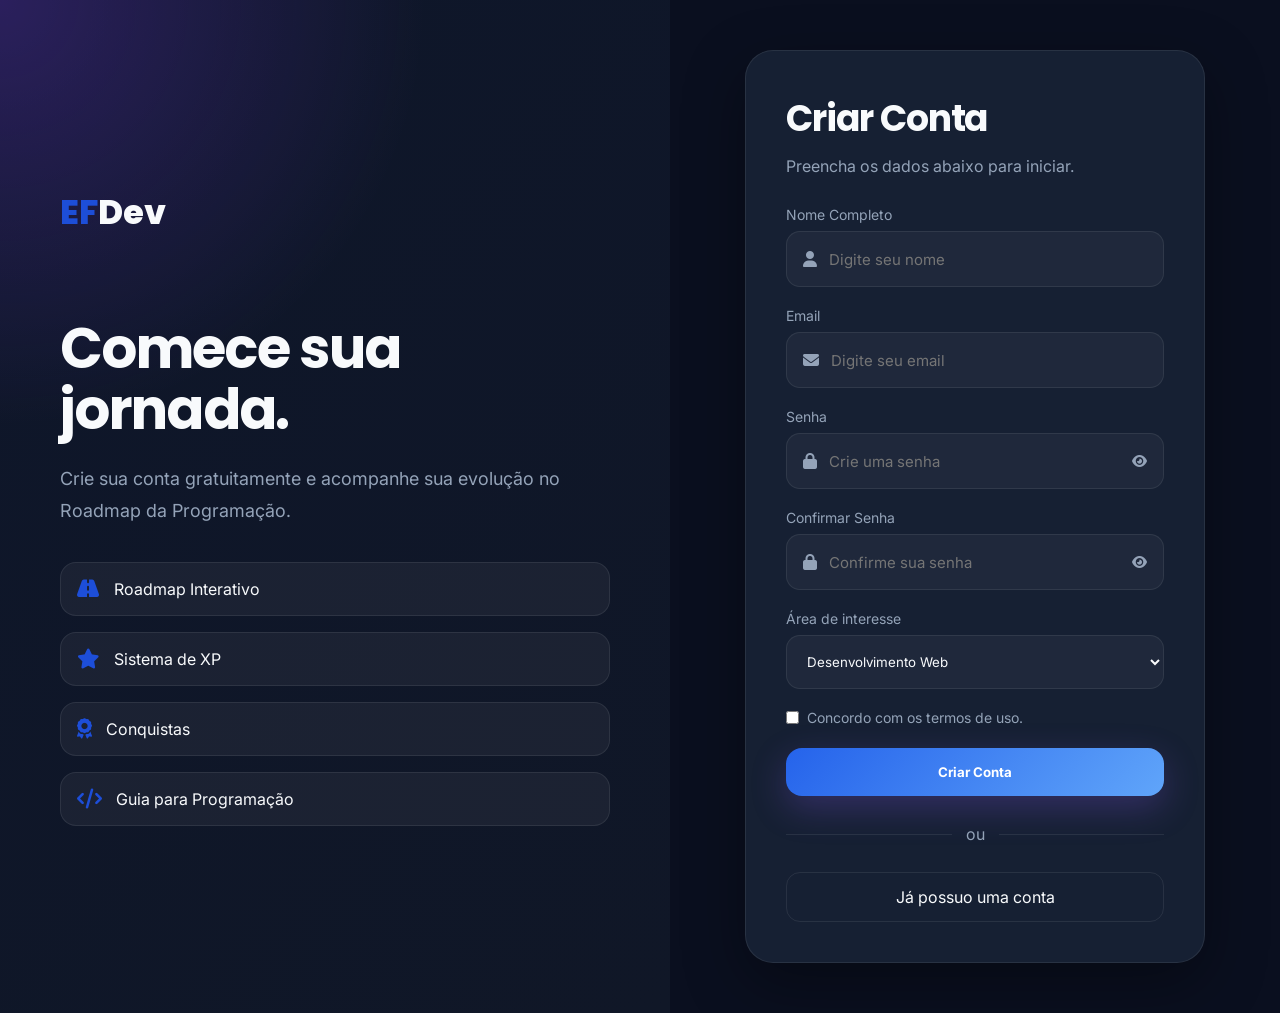
<file: cadastro.html>
<!DOCTYPE html>
<html lang="pt-BR">

<head>

    <meta charset="UTF-8">
    <meta name="viewport" content="width=device-width, initial-scale=1.0">

    <title>Criar Conta | EFDev</title>

    <!-- CSS -->
    <link rel="stylesheet" href="./css/variables.css">
    <link rel="stylesheet" href="./css/global.css">
    <link rel="stylesheet" href="./css/components.css">
    <link rel="stylesheet" href="./css/auth.css">
    <link rel="stylesheet" href="./css/toast.css">
    <link rel="shortcut icon" href="./assets/logos/Logo EFDev.png" type="image/x-icon">



    <!-- Google Fonts -->
    <link rel="preconnect" href="https://fonts.googleapis.com">

    <link rel="preconnect" href="https://fonts.gstatic.com" crossorigin>

    <link
        href="https://fonts.googleapis.com/css2?family=Inter:wght@300;400;500;600;700&family=Poppins:wght@500;600;700;800&display=swap"
        rel="stylesheet">

    <!-- Font Awesome -->
    <link rel="stylesheet" href="https://cdnjs.cloudflare.com/ajax/libs/font-awesome/6.7.1/css/all.min.css">

</head>

<body>

    <main class="auth-container">

        <!-- ESQUERDA -->

        <section class="auth-left">

            <div class="overlay"></div>

            <div class="left-content">

                <a href="index.html" class="logo">
                    <span>EF</span>Dev
                </a>

                <h1>

                    Comece sua jornada.

                </h1>

                <p>

                    Crie sua conta gratuitamente e acompanhe sua evolução
                    no Roadmap da Programação.

                </p>

                <div class="features">

                    <div class="feature">
                        <i class="fa-solid fa-road"></i>
                        <span>Roadmap Interativo</span>
                    </div>

                    <div class="feature">
                        <i class="fa-solid fa-star"></i>
                        <span>Sistema de XP</span>
                    </div>

                    <div class="feature">
                        <i class="fa-solid fa-award"></i>
                        <span>Conquistas</span>
                    </div>

                    <div class="feature">
                        <i class="fa-solid fa-code"></i>
                        <span>Guia para Programação</span>
                    </div>

                </div>

            </div>

        </section>

        <!-- DIREITA -->

        <section class="auth-right">

            <div class="login-card">

                <h2>Criar Conta</h2>

                <p>

                    Preencha os dados abaixo para iniciar.

                </p>

                <form id="registerForm">

                    <!-- Nome -->

                    <div class="input-group">

                        <label>Nome Completo</label>

                        <div class="input-box">

                            <i class="fa-solid fa-user"></i>

                            <input type="text" id="name" placeholder="Digite seu nome" required>

                        </div>

                    </div>

                    <!-- Email -->

                    <div class="input-group">

                        <label>Email</label>

                        <div class="input-box">

                            <i class="fa-solid fa-envelope"></i>

                            <input type="email" id="email" placeholder="Digite seu email" required>

                        </div>

                    </div>

                    <!-- Senha -->

                    <div class="input-group">

                        <label>Senha</label>

                        <div class="input-box">

                            <i class="fa-solid fa-lock"></i>

                            <input type="password" id="password" placeholder="Crie uma senha" required>

                            <button type="button" class="togglePassword">

                                <i class="fa-solid fa-eye"></i>

                            </button>

                        </div>

                    </div>

                    <!-- Confirmar -->

                    <div class="input-group">

                        <label>Confirmar Senha</label>

                        <div class="input-box">

                            <i class="fa-solid fa-lock"></i>

                            <input type="password" id="confirmPassword" placeholder="Confirme sua senha" required>

                            <button type="button" class="togglePassword">

                                <i class="fa-solid fa-eye"></i>

                            </button>

                        </div>

                    </div>

                    <!-- Roadmap -->

                    <div class="input-group">

                        <label>

                            Área de interesse

                        </label>

                        <select id="interest">

                            <option value="web">
                                Desenvolvimento Web
                            </option>

                            <option value="backend">
                                Back-end
                            </option>

                            <option value="frontend">
                                Front-end
                            </option>

                            <option value="mobile">
                                Mobile
                            </option>

                            <option value="dados">
                                Banco de Dados
                            </option>

                            <option value="ia">
                                Inteligência Artificial
                            </option>

                            <option value="games">
                                Desenvolvimento de Jogos
                            </option>

                        </select>

                    </div>

                    <!-- Termos -->

                    <div class="remember">

                        <label>

                            <input type="checkbox" required>

                            Concordo com os termos de uso.

                        </label>

                    </div>

                    <button class="btn-primary login-btn" type="submit">

                        Criar Conta

                    </button>

                </form>

                <div class="divider">

                    <span>ou</span>

                </div>

                <a href="login.html" class="register-link">

                    Já possuo uma conta

                </a>

            </div>

        </section>

    </main>

    <script src="js/storage.js"></script>
    <script src="js/auth.js"></script>
    <script src="js/toast.js"></script>

</body>

</html>
</file>
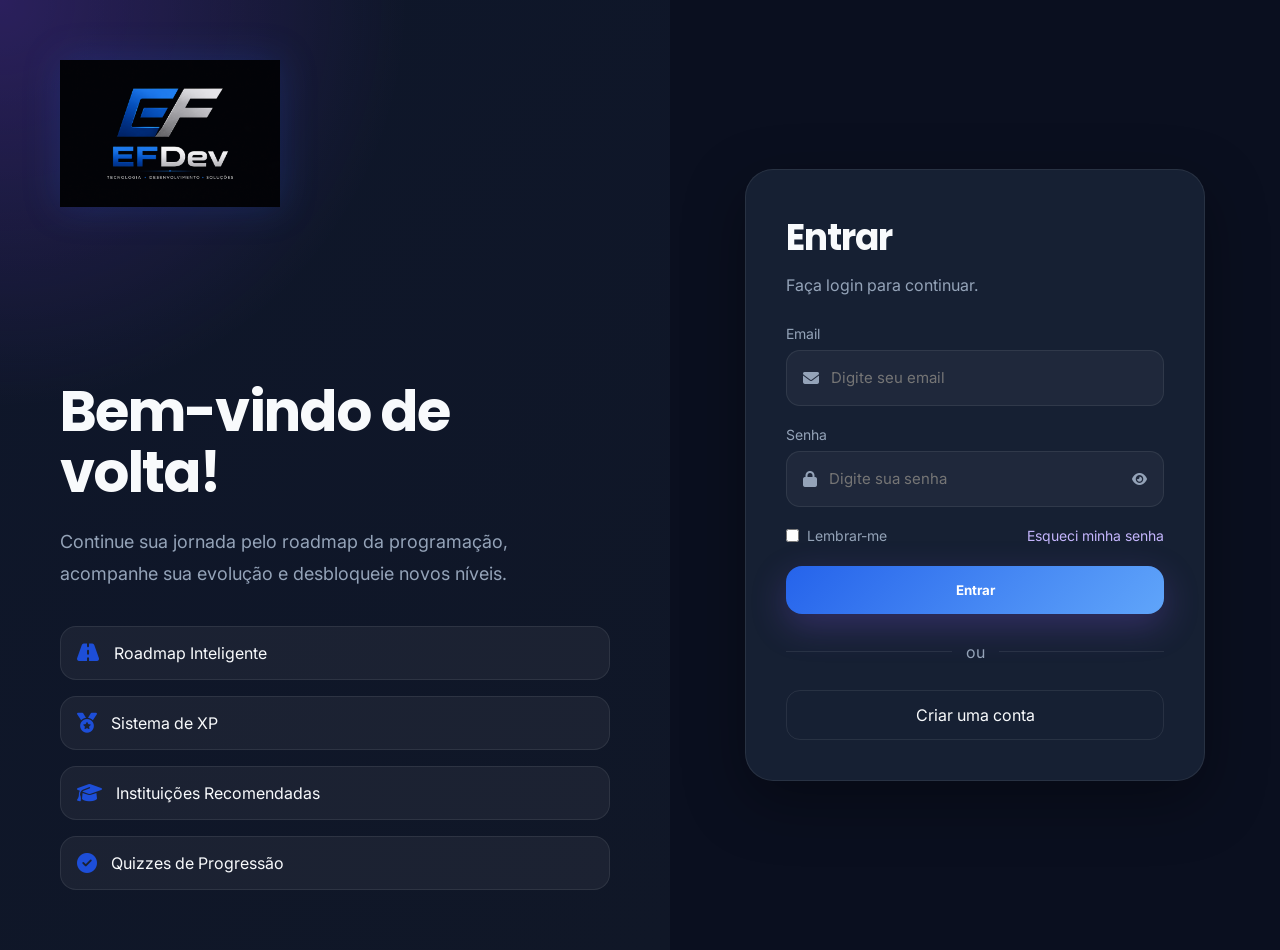
<file: configuracoes.html>
<!DOCTYPE html>
<html lang="pt-BR">

<head>
    <meta charset="UTF-8">
    <meta name="viewport" content="width=device-width, initial-scale=1.0">
    <title>Configurações | EFDev</title>

    <link rel="stylesheet" href="./css/variables.css">
    <link rel="stylesheet" href="./css/global.css">
    <link rel="stylesheet" href="./css/components.css">
    <link rel="stylesheet" href="./css/dashboard.css">
    <link rel="stylesheet" href="./css/configuracoes.css">
    <link rel="stylesheet" href="./css/toast.css">
    <link rel="shortcut icon" href="./assets/logos/Logo EFDev.png" type="image/x-icon">

</head>

<body>

    <main class="dashboard-layout">

        <aside class="sidebar">
            <div class="sidebar-logo">

                <img src="assets/logos/Logo EFDev.png" alt="EFDev">

            </div>

            <nav class="sidebar-menu">
                <a href="dashboard.html" class="active">🏠 Dashboard</a>
                <a href="perfil.html">👤 Perfil</a>
                <a href="conquistas.html">🏆 Conquistas</a>
                <a href="instituicoes.html">🎓 Instituições</a>
                <a href="ferramentas.html">🛠 Ferramentas</a>
                <a href="sobre.html">ℹ️ Sobre</a>
                <a href="configuracoes.html">⚙️ Configurações</a>
            </nav>
        </aside>

        <section class="dashboard-content">

            <header class="dashboard-header">
                <div>
                    <h1>⚙️ Configurações</h1>
                    <p>Gerencie suas informações e preferências.</p>
                </div>
            </header>

            <section class="settings-grid">

                <article class="settings-card">
                    <h2>Editar Perfil</h2>

                    <form id="settingsForm">
                        <label>Nome</label>
                        <input type="text" id="name">

                        <label>Email</label>
                        <input type="email" id="email">

                        <label>Área de interesse</label>
                        <select id="interest">
                            <option value="web">Desenvolvimento Web</option>
                            <option value="frontend">Front-end</option>
                            <option value="backend">Back-end</option>
                            <option value="mobile">Mobile</option>
                            <option value="dados">Banco de Dados</option>
                            <option value="ia">Inteligência Artificial</option>
                        </select>

                        <button type="submit" class="btn-primary">
                            Salvar Alterações
                        </button>
                    </form>
                </article>

                <article class="settings-card">
                    <h2>Conta</h2>

                    <p>
                        Você pode sair da sua conta atual e retornar para a tela de login.
                    </p>

                    <button id="logoutBtn" class="danger-btn">
                        Sair da Conta
                    </button>
                </article>

            </section>

        </section>

    </main>

    <script src="js/storage.js"></script>
    <script src="js/configuracoes.js"></script>
    <script src="js/toast.js"></script>
</body>

</html>
</file>
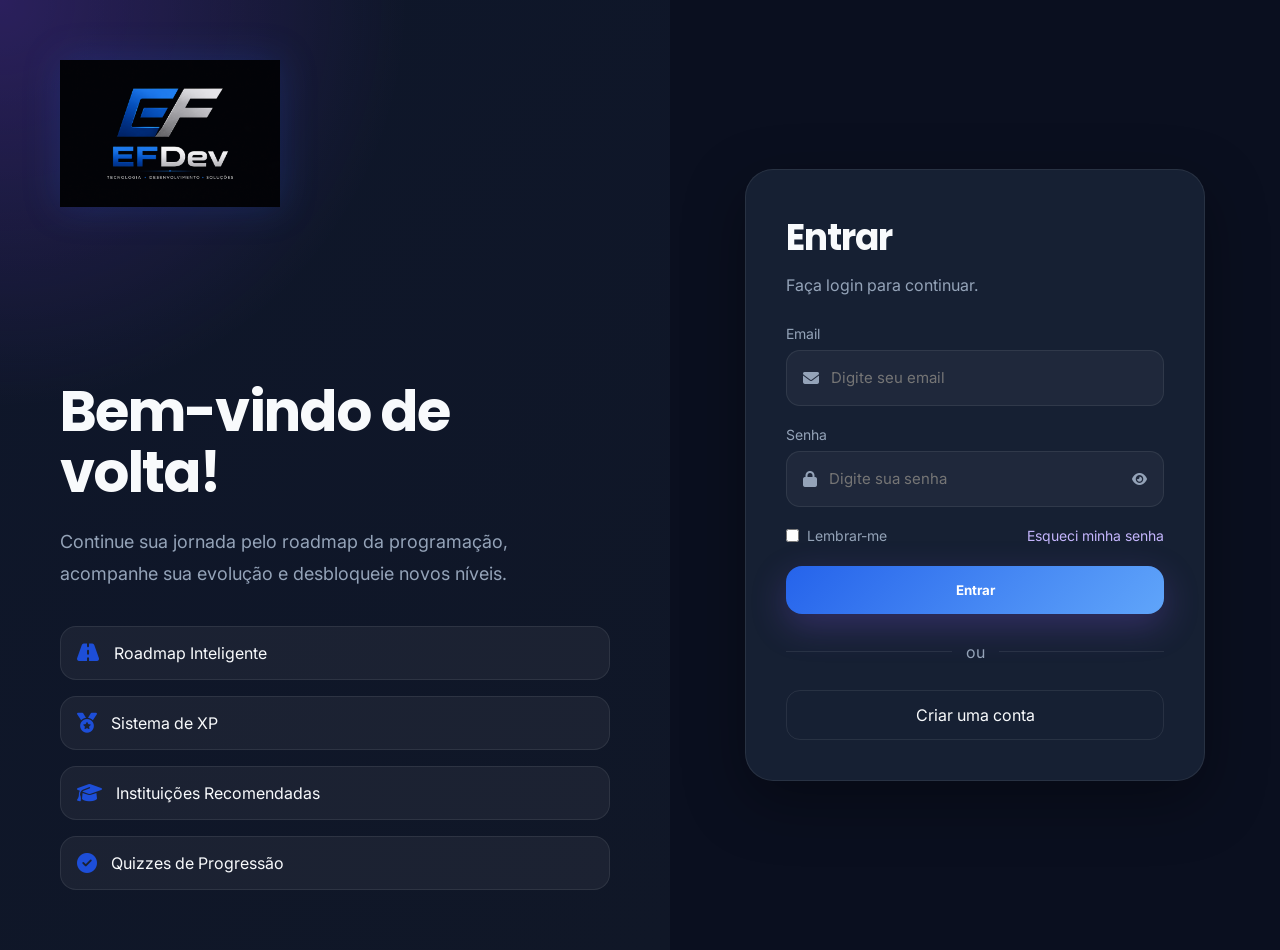
<file: dashboard.html>
<!DOCTYPE html>
<html lang="pt-BR">

<head>
    <meta charset="UTF-8">
    <meta name="viewport" content="width=device-width, initial-scale=1.0">
    <title>Dashboard | EFDev</title>

    <link rel="stylesheet" href="./css/variables.css">
    <link rel="stylesheet" href="./css/global.css">
    <link rel="stylesheet" href="./css/components.css">
    <link rel="stylesheet" href="./css/dashboard.css">
    <link rel="shortcut icon" href="./assets/logos/Logo EFDev.png" type="image/x-icon">
</head>

<body>

    <main class="dashboard-layout">

        <aside class="sidebar">
            <div class="sidebar-logo">

                <img src="assets/logos/Logo EFDev.png" alt="EFDev">

            </div>

            <nav class="sidebar-menu">
                <a href="dashboard.html" class="active">🏠 Dashboard</a>
                <a href="perfil.html">👤 Perfil</a>
                <a href="conquistas.html">🏆 Conquistas</a>
                <a href="instituicoes.html">🎓 Instituições</a>
                <a href="ferramentas.html">🛠 Ferramentas</a>
                <a href="sobre.html">ℹ️ Sobre</a>
                <a href="configuracoes.html">⚙️ Configurações</a>
            </nav>

            <button class="logout-btn" id="logoutBtn">Sair</button>
        </aside>

        <section class="dashboard-content">

            <header class="dashboard-header">
                <div>
                    <h1 id="greetingTitle">Olá, Dev 👋</h1>
                    <p>Continue sua jornada no guia para programação.</p>
                </div>

                <div class="user-box">
                    <div class="avatar" id="userAvatar">D</div>
                    <div>
                        <strong id="userName">Usuário</strong>
                        <span id="userLevel">Iniciante</span>
                    </div>
                </div>
            </header>

            <section class="dashboard-hero">
                <div>
                    <span class="badge">🚀 EFDev - Guia para Programação</span>
                    <h2>Seu próximo passo na programação começa aqui.</h2>
                    <p>
                        Acompanhe seu progresso, avance pelos níveis,
                        desbloqueie conquistas e descubra onde estudar.
                    </p>

                    <div class="hero-progress">
                        <div class="progress-info">
                            <span>Roadmap concluído</span>
                            <strong id="heroProgressText">0%</strong>
                        </div>

                        <div class="progress-bar">
                            <div class="progress-fill" id="heroProgressBar"></div>
                        </div>
                    </div>
                </div>

                <div class="hero-stats">
                    <article>
                        <span>XP</span>
                        <strong id="xpValue">0</strong>
                    </article>

                    <article>
                        <span>Nível</span>
                        <strong id="levelValue">1</strong>
                    </article>

                    <article>
                        <span>Conquistas</span>
                        <strong id="achievementValue">0</strong>
                    </article>
                </div>
            </section>

            <section class="dashboard-main-grid">

                <article class="panel continue-card">
                    <div class="section-heading">
                        <h2>📚 Continue estudando</h2>
                        <span>Próximo passo</span>
                    </div>

                    <div class="next-level-box">
                        <div class="next-icon" id="nextIcon">🧠</div>

                        <div>
                            <h3 id="nextTitle">Fundamentos</h3>
                            <p id="nextDescription">Carregando próximo nível...</p>

                            <div class="next-meta">
                                <span id="nextXP">+0 XP</span>
                                <span id="nextTime">Tempo médio</span>
                            </div>
                        </div>
                    </div>

                    <button class="btn-primary" id="continueBtn">
                        Continuar
                    </button>
                </article>

                <article class="panel tip-card">
                    <div class="section-heading">
                        <h2>💡 Dica do dia</h2>
                    </div>

                    <p id="dailyTip">
                        Carregando dica...
                    </p>
                </article>

                <article class="panel weekly-card">
                    <div class="section-heading">
                        <h2>🎯 Meta semanal</h2>
                        <span id="weeklyPercent">0%</span>
                    </div>

                    <div class="progress-bar">
                        <div class="progress-fill" id="weeklyBar"></div>
                    </div>

                    <ul class="weekly-list">
                        <li>✅ Acessar a plataforma</li>
                        <li id="weeklyLevel">⬜ Concluir um nível</li>
                        <li id="weeklyQuiz">⬜ Fazer um quiz</li>
                    </ul>
                </article>

                <article class="panel achievements-preview">
                    <div class="section-heading">
                        <h2>🏆 Últimas conquistas</h2>
                        <a href="conquistas.html">Ver todas</a>
                    </div>

                    <div id="recentAchievements" class="mini-list"></div>
                </article>

            </section>

            <section class="dashboard-section">
                <div class="section-heading">
                    <h2>🗺 Roadmap de aprendizado</h2>
                    <span>Avance por etapas</span>
                </div>

                <div class="roadmap-list" id="roadmapList"></div>
            </section>

            <section class="dashboard-section">

                <div class="section-heading">
                    <h2>📚 Recursos Complementares</h2>
                    <span>Conteúdo recomendado pela EFDev</span>
                </div>

                <div class="resources-grid">

                    <article class="resource-card">

                        <div class="resource-icon">
                            📝
                        </div>

                        <h3>Quiz de Tecnologia da Informação - SENAI</h3>

                        <p>
                            Coloque seus conhecimentos em prática através deste quiz
                            contendo perguntas sobre Tecnologia da Informação.
                            Um excelente recurso para revisar conceitos importantes
                            aprendidos durante sua jornada de estudos.
                        </p>
                        
                        <a href="https://samrst.github.io/Adedonha-EEP/" target="_blank" class="btn-primary">
                            Acessar Quiz
                            
                        </a>
                        <br>
                        <hr>
                        <br>
                        <div class="resource-author">
                            <div>
                                
                                <small>Desenvolvido por</small>
                                
                                <strong>Sam Rodrigues</strong>
                                
                                <span>Estudante de Desenvolvimento de Sistemas • SENAI</span>
                                <img src="assets/images/Sam-Quiz.jpeg" alt="Imagem Sam Rodrigues" srcset="" width="150">
                            </div>

                        </div>

                    </article>

                </div>

            </section>

            <section class="dashboard-main-grid">

                <article class="panel">
                    <div class="section-heading">
                        <h2>🎓 Instituições recomendadas</h2>
                        <a href="instituicoes.html">Ver mais</a>
                    </div>

                    <div id="institutionPreview" class="mini-list"></div>
                </article>

                <article class="panel">
                    <div class="section-heading">
                        <h2>🛠 Ferramentas recomendadas</h2>
                        <a href="ferramentas.html">Ver mais</a>
                    </div>

                    <div id="toolsPreview" class="mini-list"></div>
                </article>

            </section>
            <section class="dashboard-section future-section">
                <div class="section-heading">
                    <h2>🚧 Futuras Atualizações</h2>
                    <span>Em desenvolvimento</span>
                </div>

                <div class="future-grid">

                    <article class="future-card">
                        <div class="future-icon">📊</div>
                        <h3>Gráficos de Progresso</h3>
                        <p>Dashboard com gráficos de XP, níveis concluídos e desempenho nos quizzes.</p>
                    </article>

                    <article class="future-card">
                        <div class="future-icon">🤖</div>
                        <h3>Recomendação Inteligente</h3>
                        <p>Sugestões automáticas sobre o próximo conteúdo ideal para estudar.</p>
                    </article>

                    <article class="future-card">
                        <div class="future-icon">🎖️</div>
                        <h3>Certificado EFDev</h3>
                        <p>Certificado simbólico ao concluir todo o roadmap da plataforma.</p>
                    </article>

                    <article class="future-card">
                        <div class="future-icon">🏫</div>
                        <h3>Painel de Instituições</h3>
                        <p>Área administrativa para cadastrar novas instituições e plataformas.</p>
                    </article>

                    <article class="future-card">
                        <div class="future-icon">🌙</div>
                        <h3>Tema Claro e Escuro</h3>
                        <p>Opção para alternar entre modo claro e modo escuro.</p>
                    </article>

                    <article class="future-card">
                        <div class="future-icon">📱</div>
                        <h3>Versão Mobile Melhorada</h3>
                        <p>Interface ainda mais otimizada para celulares e tablets.</p>
                    </article>

                </div>
            </section>
        </section>

    </main>

    <script src="js/storage.js"></script>
    <script src="data/roadmap.js"></script>
    <script src="data/instituicoes.js"></script>
    <script src="data/ferramentas.js"></script>
    <script src="data/dicas.js"></script>
    <script src="js/dashboard.js"></script>

</body>

</html>
</file>
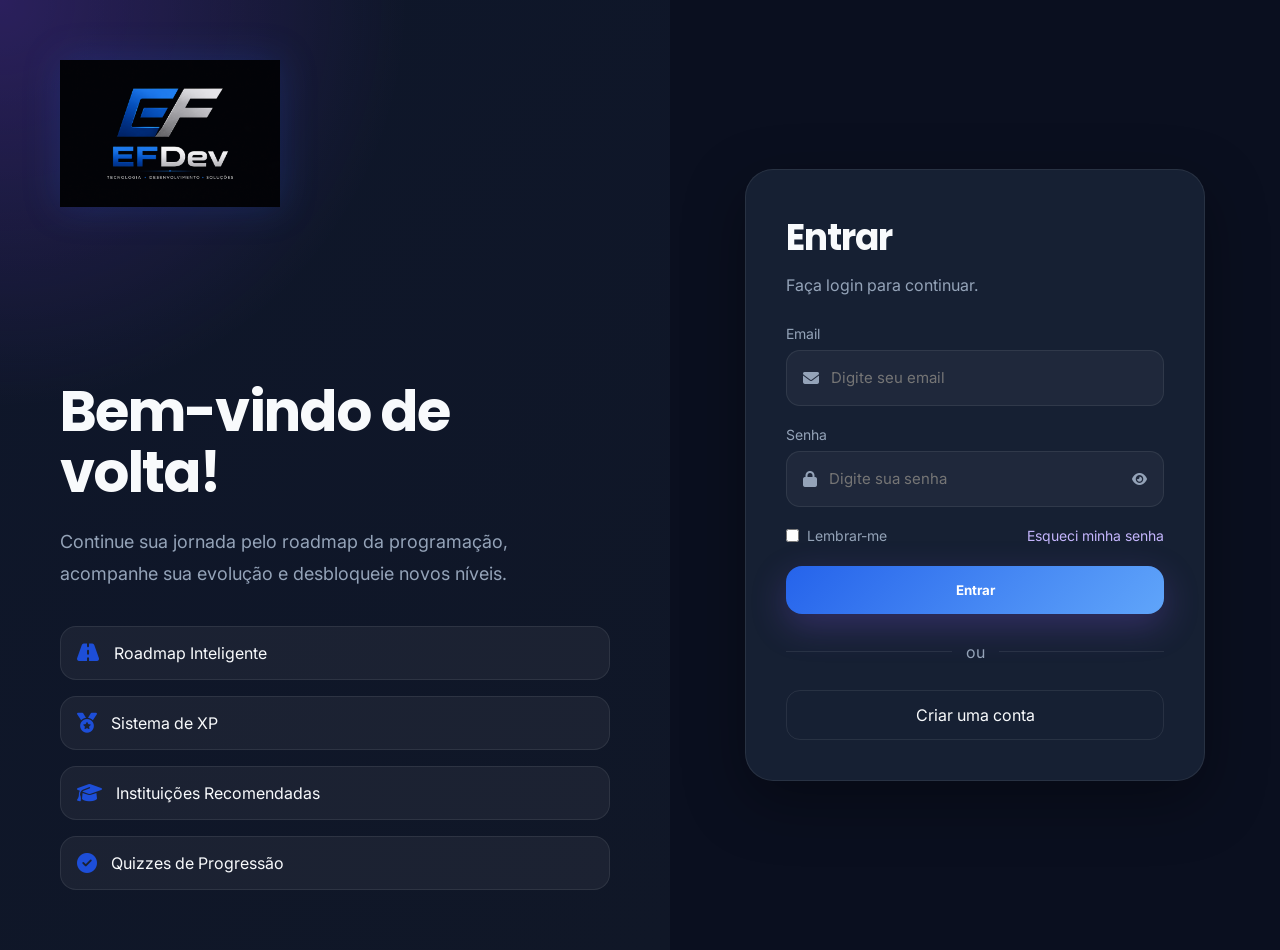
<file: ferramentas.html>
<!DOCTYPE html>
<html lang="pt-BR">

<head>
    <meta charset="UTF-8">
    <meta name="viewport" content="width=device-width, initial-scale=1.0">
    <title>Ferramentas | EFDev</title>

    <link rel="stylesheet" href="./css/variables.css">
    <link rel="stylesheet" href="./css/global.css">
    <link rel="stylesheet" href="./css/components.css">
    <link rel="stylesheet" href="./css/dashboard.css">
    <link rel="stylesheet" href="./css/ferramentas.css">
    <link rel="stylesheet" href="./css/toast.css">
    <link rel="shortcut icon" href="./assets/logos/Logo EFDev.png" type="image/x-icon">

</head>

<body>

    <main class="dashboard-layout">

        <aside class="sidebar">
           <div class="sidebar-logo">

                <img src="assets/logos/Logo EFDev.png" alt="EFDev">

            </div>

            <nav class="sidebar-menu">
                <a href="dashboard.html" class="active">🏠 Dashboard</a>
                <a href="perfil.html">👤 Perfil</a>
                <a href="conquistas.html">🏆 Conquistas</a>
                <a href="instituicoes.html">🎓 Instituições</a>
                <a href="ferramentas.html">🛠 Ferramentas</a>
                <a href="sobre.html">ℹ️ Sobre</a>
                <a href="configuracoes.html">⚙️ Configurações</a>
            </nav>
        </aside>

        <section class="dashboard-content">

            <header class="dashboard-header">
                <div>
                    <h1>🛠️ Ferramentas</h1>
                    <p>Conheça ferramentas importantes para começar na programação.</p>
                </div>
            </header>

            <section class="filters-box">
                <input type="text" id="searchTool" placeholder="Pesquisar ferramenta...">

                <select id="filterCategory">
                    <option value="todos">Todas as categorias</option>
                    <option value="Editor">Editor</option>
                    <option value="Versionamento">Versionamento</option>
                    <option value="Portfólio">Portfólio</option>
                    <option value="Banco de Dados">Banco de Dados</option>
                    <option value="IDE">IDE</option>
                    <option value="Design">Design</option>
                    <option value="API">API</option>
                </select>
            </section>

            <section class="tools-grid" id="toolsGrid"></section>

        </section>

    </main>

    <script src="js/storage.js"></script>
    <script src="data/ferramentas.js"></script>
    <script src="js/ferramentas.js"></script>
    <script src="js/toast.js"></script>
</body>

</html>
</file>
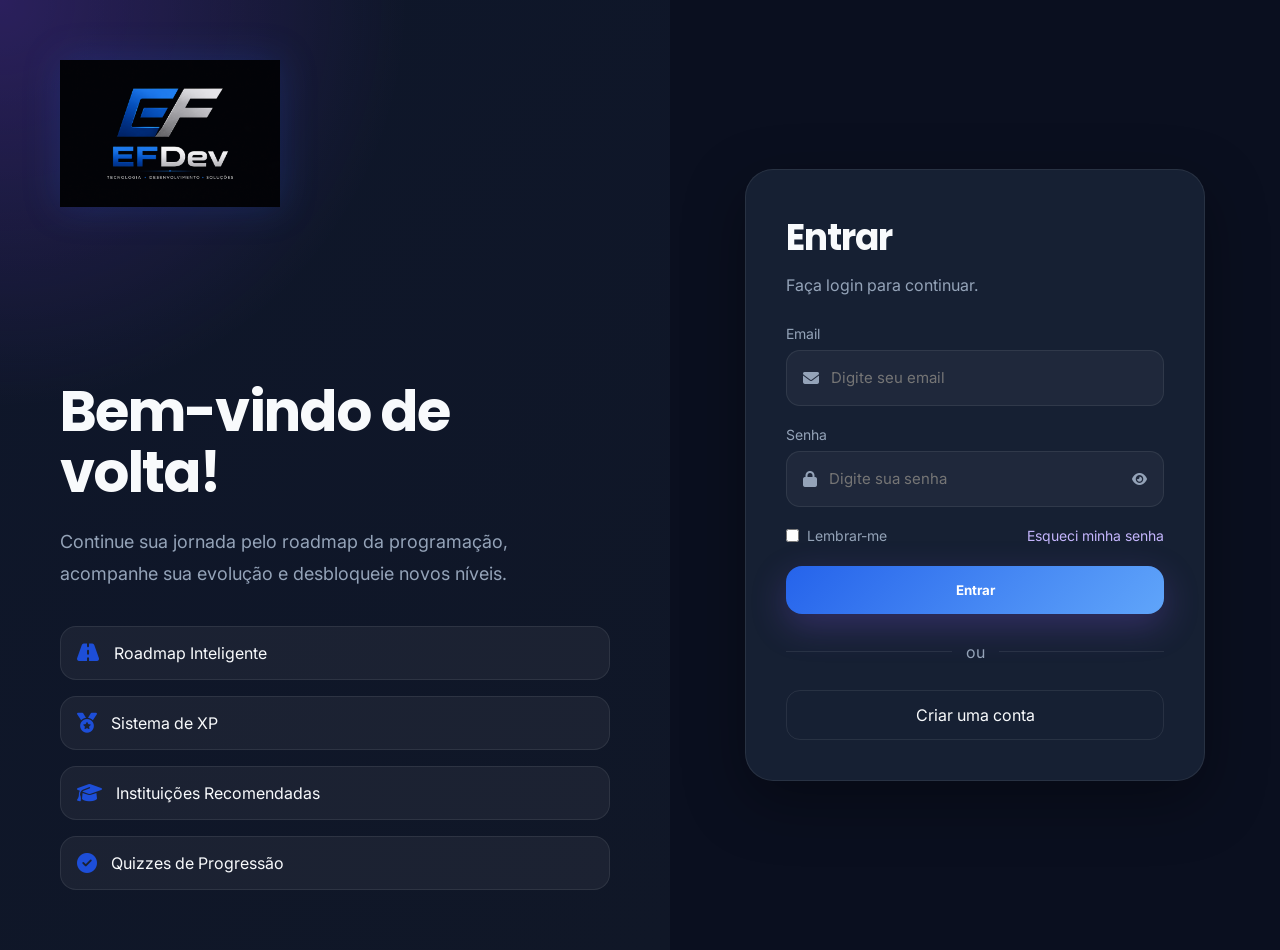
<file: instituicoes.html>
<!DOCTYPE html>
<html lang="pt-BR">

<head>
    <meta charset="UTF-8">
    <meta name="viewport" content="width=device-width, initial-scale=1.0">
    <title>Onde Estudar | EFDev</title>

    <link rel="stylesheet" href="./css/variables.css">
    <link rel="stylesheet" href="./css/global.css">
    <link rel="stylesheet" href="./css/components.css">
    <link rel="stylesheet" href="./css/dashboard.css">
    <link rel="stylesheet" href="./css/instituicoes.css">
    <link rel="stylesheet" href="./css/toast.css">
    <link rel="shortcut icon" href="./assets/logos/Logo EFDev.png" type="image/x-icon">

</head>

<body>

    <main class="dashboard-layout">

        <aside class="sidebar">
            <div class="sidebar-logo">

                <img src="assets/logos/Logo EFDev.png" alt="EFDev">

            </div>

            <nav class="sidebar-menu">
                <a href="dashboard.html" class="active">🏠 Dashboard</a>
                <a href="perfil.html">👤 Perfil</a>
                <a href="conquistas.html">🏆 Conquistas</a>
                <a href="instituicoes.html">🎓 Instituições</a>
                <a href="ferramentas.html">🛠 Ferramentas</a>
                <a href="sobre.html">ℹ️ Sobre</a>
                <a href="configuracoes.html">⚙️ Configurações</a>
            </nav>
        </aside>

        <section class="dashboard-content">

            <header class="dashboard-header">
                <div>
                    <h1>🎓 Onde Estudar</h1>
                    <p>Encontre instituições e plataformas recomendadas para sua jornada.</p>
                </div>
            </header>

            <section class="filters-box">
                <input type="text" id="searchInstitution" placeholder="Pesquisar instituição...">

                <select id="filterType">
                    <option value="todos">Todos os tipos</option>
                    <option value="Online">Online</option>
                    <option value="Presencial">Presencial</option>
                </select>
            </section>

            <section class="institutions-grid" id="institutionsGrid"></section>

        </section>

    </main>

    <script src="js/storage.js"></script>
    <script src="data/instituicoes.js"></script>
    <script src="js/instituicoes.js"></script>
    <script src="js/toast.js"></script>
</body>

</html>
</file>
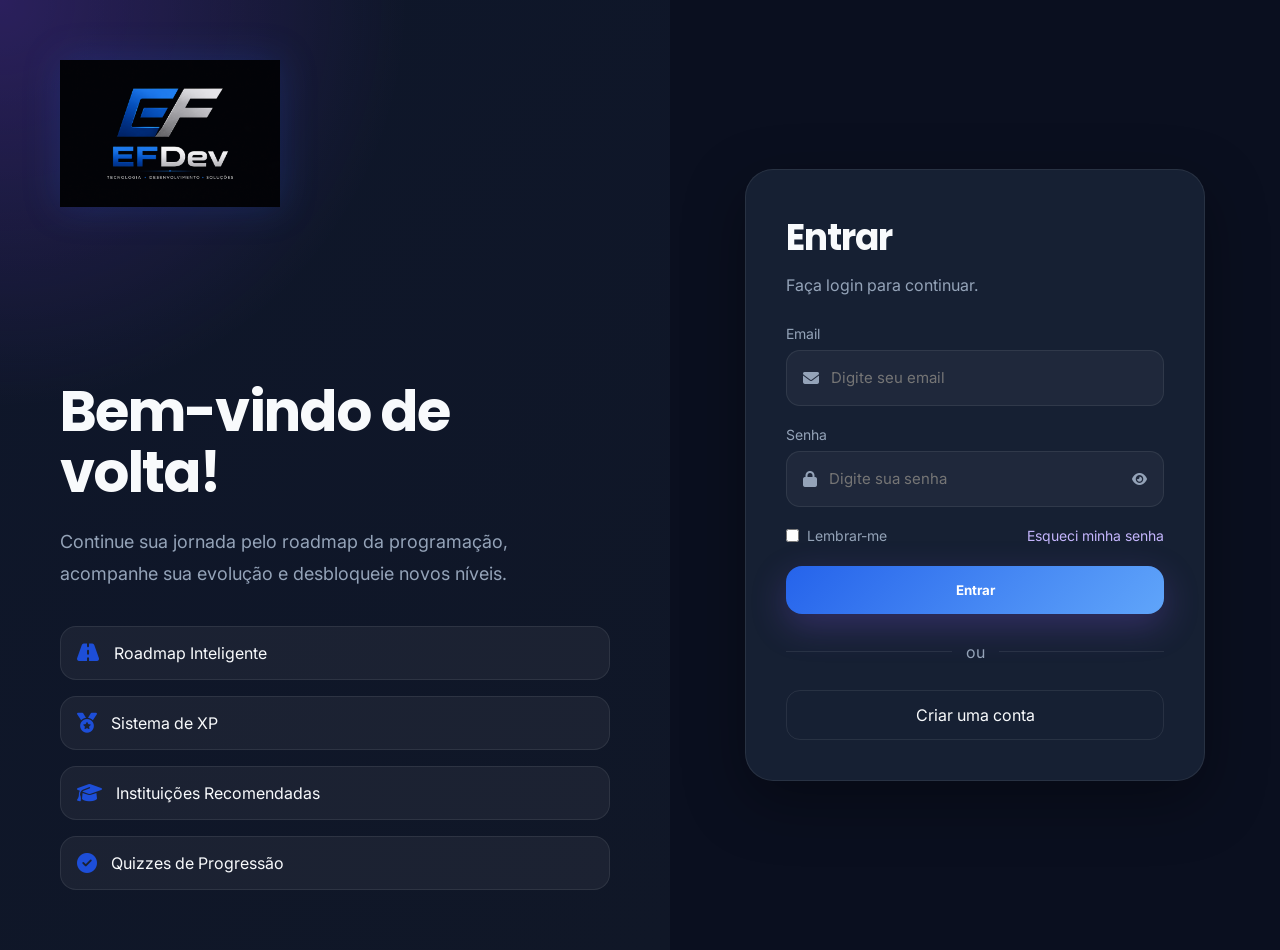
<file: login.html>
<!DOCTYPE html>
<html lang="pt-BR">

<head>

    <meta charset="UTF-8">
    <meta name="viewport" content="width=device-width, initial-scale=1.0">

    <title>Entrar | EFDev</title>

    <!-- CSS -->
    <link rel="stylesheet" href="./css/variables.css">
    <link rel="stylesheet" href="./css/global.css">
    <link rel="stylesheet" href="./css/components.css">
    <link rel="stylesheet" href="./css/auth.css">
    <link rel="stylesheet" href="./css/toast.css">
    <link rel="shortcut icon" href="./assets/logos/Logo EFDev.png" type="image/x-icon">


    <!-- Fontes -->
    <link rel="preconnect" href="https://fonts.googleapis.com">

    <link rel="preconnect" href="https://fonts.gstatic.com" crossorigin>

    <link
        href="https://fonts.googleapis.com/css2?family=Inter:wght@300;400;500;600;700&family=Poppins:wght@500;600;700;800&display=swap"
        rel="stylesheet">

    <!-- Font Awesome -->

    <link rel="stylesheet" href="https://cdnjs.cloudflare.com/ajax/libs/font-awesome/6.7.1/css/all.min.css">

</head>

<body>

    <main class="auth-container">

        <!-- Lado Esquerdo -->

        <section class="auth-left">

            <div class="overlay"></div>

            <div class="left-content">

                <a href="index.html" class="logo">

                    <div class="logo">

                        <img src="assets/logos/Logo EFDev.png" alt="EFDev">

                    </div>

                </a>

                <h1>

                    Bem-vindo de volta!

                </h1>

                <p>

                    Continue sua jornada pelo roadmap da programação,
                    acompanhe sua evolução e desbloqueie novos níveis.

                </p>

                <div class="features">

                    <div class="feature">

                        <i class="fa-solid fa-road"></i>

                        <span>Roadmap Inteligente</span>

                    </div>

                    <div class="feature">

                        <i class="fa-solid fa-medal"></i>

                        <span>Sistema de XP</span>

                    </div>

                    <div class="feature">

                        <i class="fa-solid fa-graduation-cap"></i>

                        <span>Instituições Recomendadas</span>

                    </div>

                    <div class="feature">

                        <i class="fa-solid fa-circle-check"></i>

                        <span>Quizzes de Progressão</span>

                    </div>

                </div>

            </div>

        </section>

        <!-- Lado Direito -->

        <section class="auth-right">

            <div class="login-card">

                <h2>Entrar</h2>

                <p>

                    Faça login para continuar.

                </p>

                <form id="loginForm">

                    <div class="input-group">

                        <label>Email</label>

                        <div class="input-box">

                            <i class="fa-solid fa-envelope"></i>

                            <input type="email" id="email" placeholder="Digite seu email" required>

                        </div>

                    </div>

                    <div class="input-group">

                        <label>Senha</label>

                        <div class="input-box">

                            <i class="fa-solid fa-lock"></i>

                            <input type="password" id="password" placeholder="Digite sua senha" required>

                            <button type="button" id="showPassword">

                                <i class="fa-solid fa-eye"></i>

                            </button>

                        </div>

                    </div>

                    <div class="remember">

                        <label>

                            <input type="checkbox">

                            Lembrar-me

                        </label>

                        <a href="#">

                            Esqueci minha senha

                        </a>

                    </div>

                    <button class="btn-primary login-btn" type="submit">

                        Entrar

                    </button>

                </form>

                <div class="divider">

                    <span>ou</span>

                </div>

                <a href="cadastro.html" class="register-link">

                    Criar uma conta

                </a>

            </div>

        </section>

    </main>

    <script src="js/storage.js"></script>
    <script src="js/auth.js"></script>
    <script src="js/toast.js"></script>
</body>

</html>
</file>
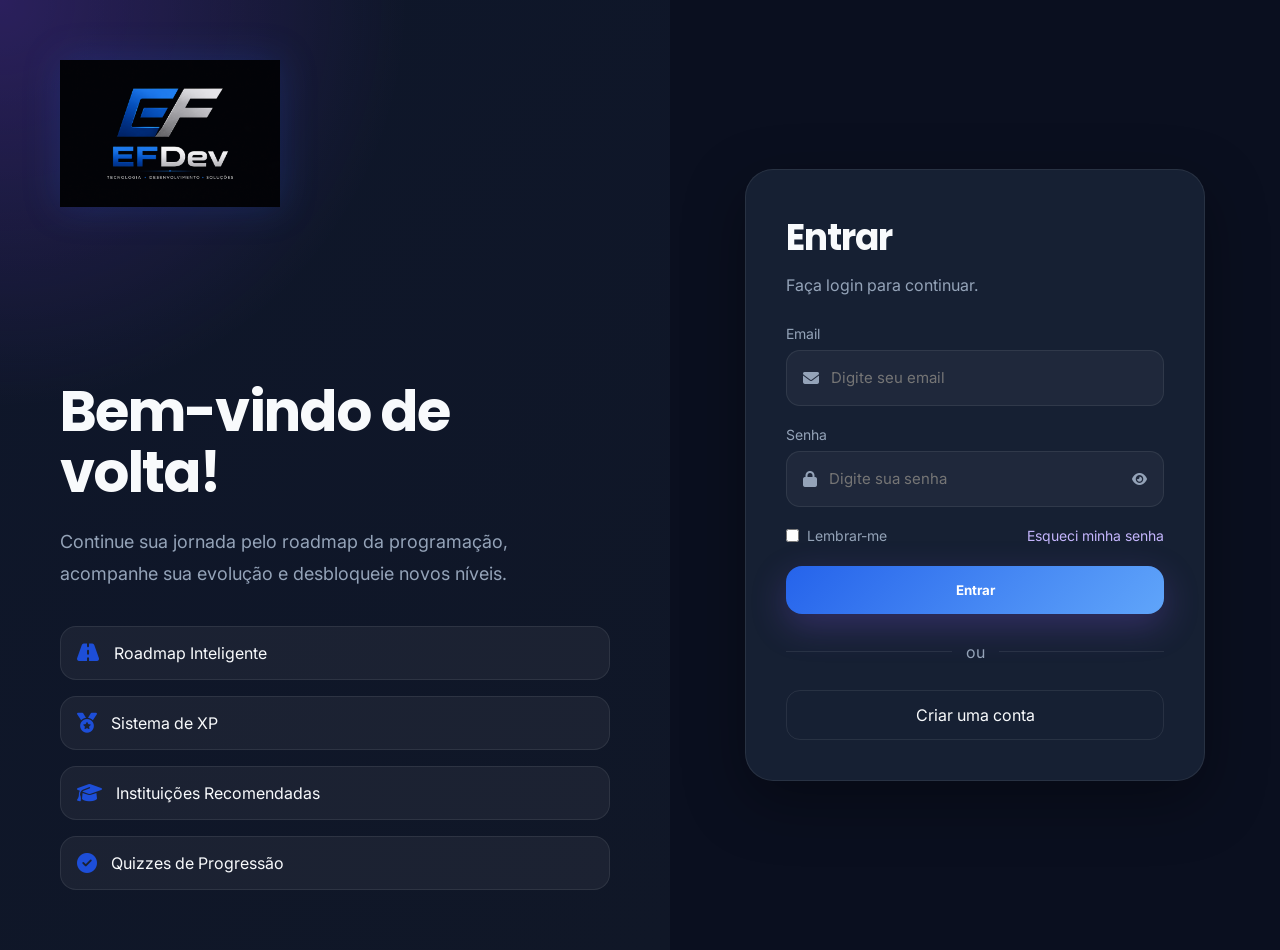
<file: nivel.html>
<!DOCTYPE html>
<html lang="pt-BR">

<head>

    <meta charset="UTF-8">

    <meta name="viewport" content="width=device-width, initial-scale=1.0">

    <title>EFDev | Nível</title>

    <!-- CSS -->

    <link rel="stylesheet" href="./css/variables.css">
    <link rel="stylesheet" href="./css/global.css">
    <link rel="stylesheet" href="./css/components.css">
    <link rel="stylesheet" href="./css/dashboard.css">
    <link rel="stylesheet" href="./css/nivel.css">
    <link rel="stylesheet" href="./css/toast.css">
    <link rel="shortcut icon" href="./assets/logos/Logo EFDev.png" type="image/x-icon">


    <!-- Google Fonts -->

    <link rel="preconnect" href="https://fonts.googleapis.com">

    <link rel="preconnect" href="https://fonts.gstatic.com" crossorigin>

    <link
        href="https://fonts.googleapis.com/css2?family=Inter:wght@300;400;500;600;700&family=Poppins:wght@500;600;700;800&display=swap"
        rel="stylesheet">

</head>

<body>

    <main class="dashboard-layout">

        <!-- SIDEBAR -->

        <aside class="sidebar">

            <div class="sidebar-logo">

                <img src="assets/logos/Logo EFDev.png" alt="EFDev">

            </div>

            <nav class="sidebar-menu">
                <a href="dashboard.html" class="active">🏠 Dashboard</a>
                <a href="perfil.html">👤 Perfil</a>
                <a href="conquistas.html">🏆 Conquistas</a>
                <a href="instituicoes.html">🎓 Instituições</a>
                <a href="ferramentas.html">🛠 Ferramentas</a>
                <a href="sobre.html">ℹ️ Sobre</a>
                <a href="configuracoes.html">⚙️ Configurações</a>
            </nav>

        </aside>

        <!-- CONTEÚDO -->

        <section class="dashboard-content">

            <!-- CABEÇALHO -->

            <header class="dashboard-header">

                <div>

                    <span id="levelIcon" class="badge">

                        🚀

                    </span>

                    <h1 id="levelTitle">

                        Carregando...

                    </h1>

                    <p id="levelDescription">

                        Aguarde...

                    </p>

                </div>

            </header>

            <!-- CARDS -->

            <section class="stats-grid">

                <article class="stat-card">

                    <span>XP ao concluir</span>

                    <h2 id="levelXP">

                        0

                    </h2>

                </article>

                <article class="stat-card">

                    <span>Dificuldade</span>

                    <h2 id="levelDifficulty">

                        -

                    </h2>

                </article>

                <article class="stat-card">

                    <span>Tempo médio</span>

                    <h2 id="levelTime">

                        -

                    </h2>

                </article>

            </section>

            <!-- TÓPICOS -->
            <section class="panel intro-panel">
                <div class="section-heading">
                    <h2 id="introTitle">📌 Introdução</h2>
                </div>

                <p id="introText"></p>

                <pre class="code-box"><code id="introCode"></code></pre>
            </section>
            <section class="panel">

                <div class="section-heading">

                    <h2>

                        📚 O que estudar

                    </h2>

                </div>

                <ul id="topicsList" class="content-list">

                </ul>

            </section>

            <!-- FERRAMENTAS -->

            <section class="panel">

                <div class="section-heading">

                    <h2>

                        🛠 Ferramentas

                    </h2>

                </div>

                <ul id="toolsList" class="content-list">

                </ul>

            </section>

            <!-- DICAS -->

            <section class="panel">

                <div class="section-heading">

                    <h2>

                        💡 Dicas

                    </h2>

                </div>

                <ul id="tipsList" class="content-list">

                </ul>

            </section>

            <!-- INSTITUIÇÕES -->

            <section class="panel">

                <div class="section-heading">

                    <h2>

                        🎓 Onde estudar

                    </h2>

                </div>

                <ul id="studyList" class="content-list">

                </ul>

            </section>

            <!-- BOTÕES -->

            <section style="
                    display:flex;
                    gap:20px;
                    margin-top:30px;
                ">

                <a href="dashboard.html" class="btn-secondary">

                    ← Voltar

                </a>

                <button id="quizButton" class="btn-primary">

                    Fazer Quiz

                </button>

            </section>

        </section>

    </main>

    <script src="js/storage.js"></script>

    <script src="data/roadmap.js"></script>

    <script src="js/nivel.js"></script>

    <script src="js/toast.js"></script>

</body>

</html>
</file>
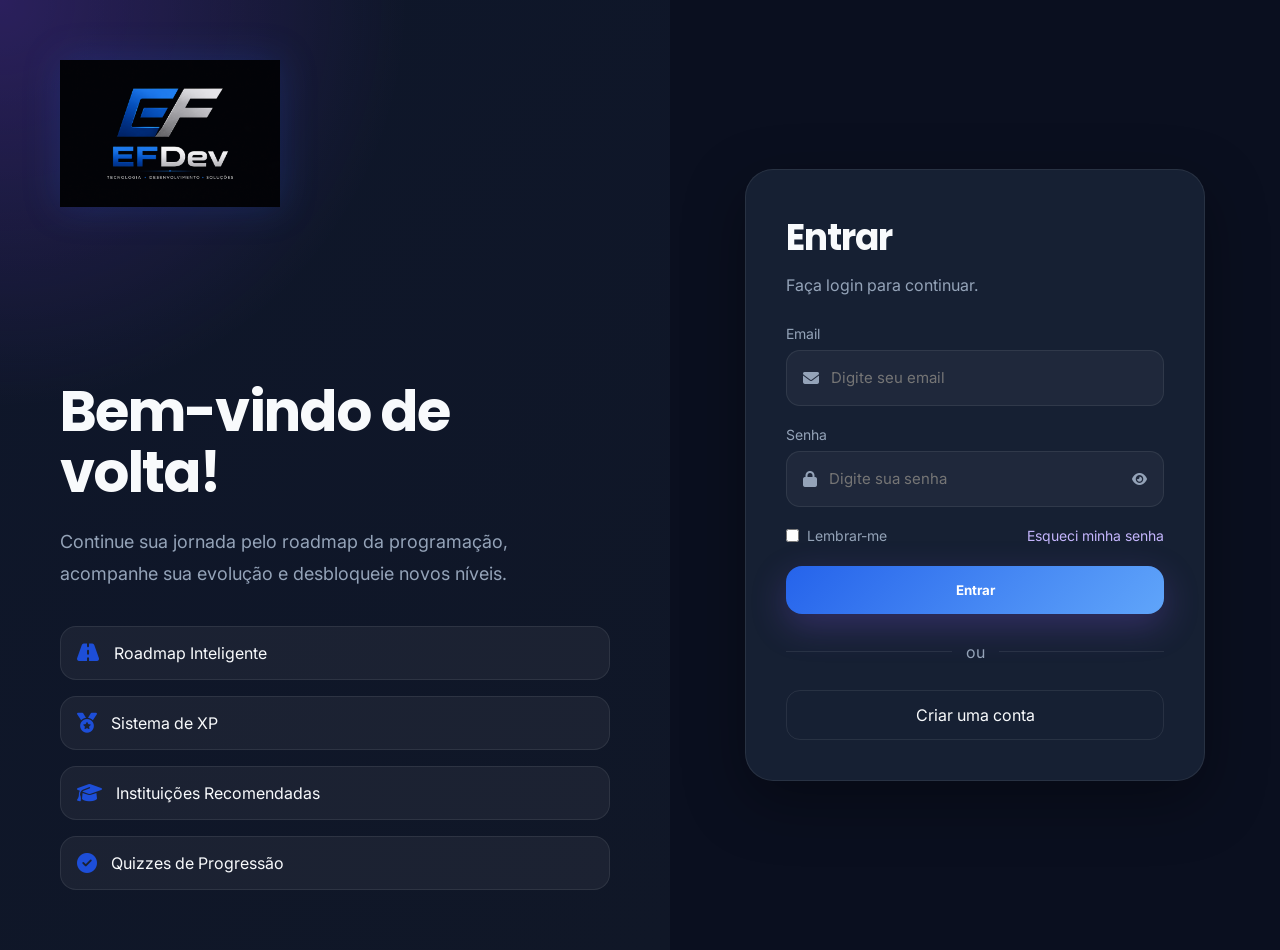
<file: perfil.html>
<!DOCTYPE html>
<html lang="pt-BR">

<head>

    <meta charset="UTF-8">

    <meta name="viewport" content="width=device-width, initial-scale=1.0">

    <title>Perfil | EFDev</title>

    <link rel="stylesheet" href="./css/variables.css">
    <link rel="stylesheet" href="./css/global.css">
    <link rel="stylesheet" href="./css/components.css">
    <link rel="stylesheet" href="./css/dashboard.css">
    <link rel="stylesheet" href="./css/perfil.css">
    <link rel="stylesheet" href="./css/toast.css">
    <link rel="shortcut icon" href="./assets/logos/Logo EFDev.png" type="image/x-icon">


</head>

<body>

    <main class="dashboard-layout">

        <aside class="sidebar">

            <div class="sidebar-logo">

                <img src="assets/logos/Logo EFDev.png" alt="EFDev">

            </div>

            <nav class="sidebar-menu">
                <a href="dashboard.html" class="active">🏠 Dashboard</a>
                <a href="perfil.html">👤 Perfil</a>
                <a href="conquistas.html">🏆 Conquistas</a>
                <a href="instituicoes.html">🎓 Instituições</a>
                <a href="ferramentas.html">🛠 Ferramentas</a>
                <a href="sobre.html">ℹ️ Sobre</a>
                <a href="configuracoes.html">⚙️ Configurações</a>
            </nav>

            </a>

            </nav>

        </aside>

        <section class="dashboard-content">

            <div class="profile-header">

                <div class="avatar-large" id="avatar">

                    E

                </div>

                <h1 id="profileName">

                    Carregando...

                </h1>

                <p id="profileEmail">

                    Carregando...

                </p>

            </div>

            <div class="profile-cards">

                <div class="profile-card">

                    <span>XP</span>

                    <h2 id="profileXP">

                        0

                    </h2>

                </div>

                <div class="profile-card">

                    <span>Nível</span>

                    <h2 id="profileLevel">

                        1

                    </h2>

                </div>

                <div class="profile-card">

                    <span>Conquistas</span>

                    <h2 id="profileAchievements">

                        0

                    </h2>

                </div>

                <div class="profile-card">

                    <span>Níveis concluídos</span>

                    <h2 id="profileLevels">

                        0

                    </h2>

                </div>

            </div>

            <section class="panel">

                <div class="section-heading">

                    <h2>

                        📈 Progresso Geral

                    </h2>

                </div>

                <div class="progress-bar">

                    <div id="profileProgress" class="progress-fill">

                    </div>

                </div>

            </section>

            <section class="panel">

                <div class="section-heading">

                    <h2>

                        📚 Roadmap Concluído

                    </h2>

                </div>

                <div id="completedRoadmap">

                </div>

            </section>

        </section>

    </main>

    <script src="js/storage.js"></script>
    <script src="data/roadmap.js"></script>
    <script src="js/perfil.js"></script>
    <script src="js/toast.js"></script>
</body>

</html>
</file>
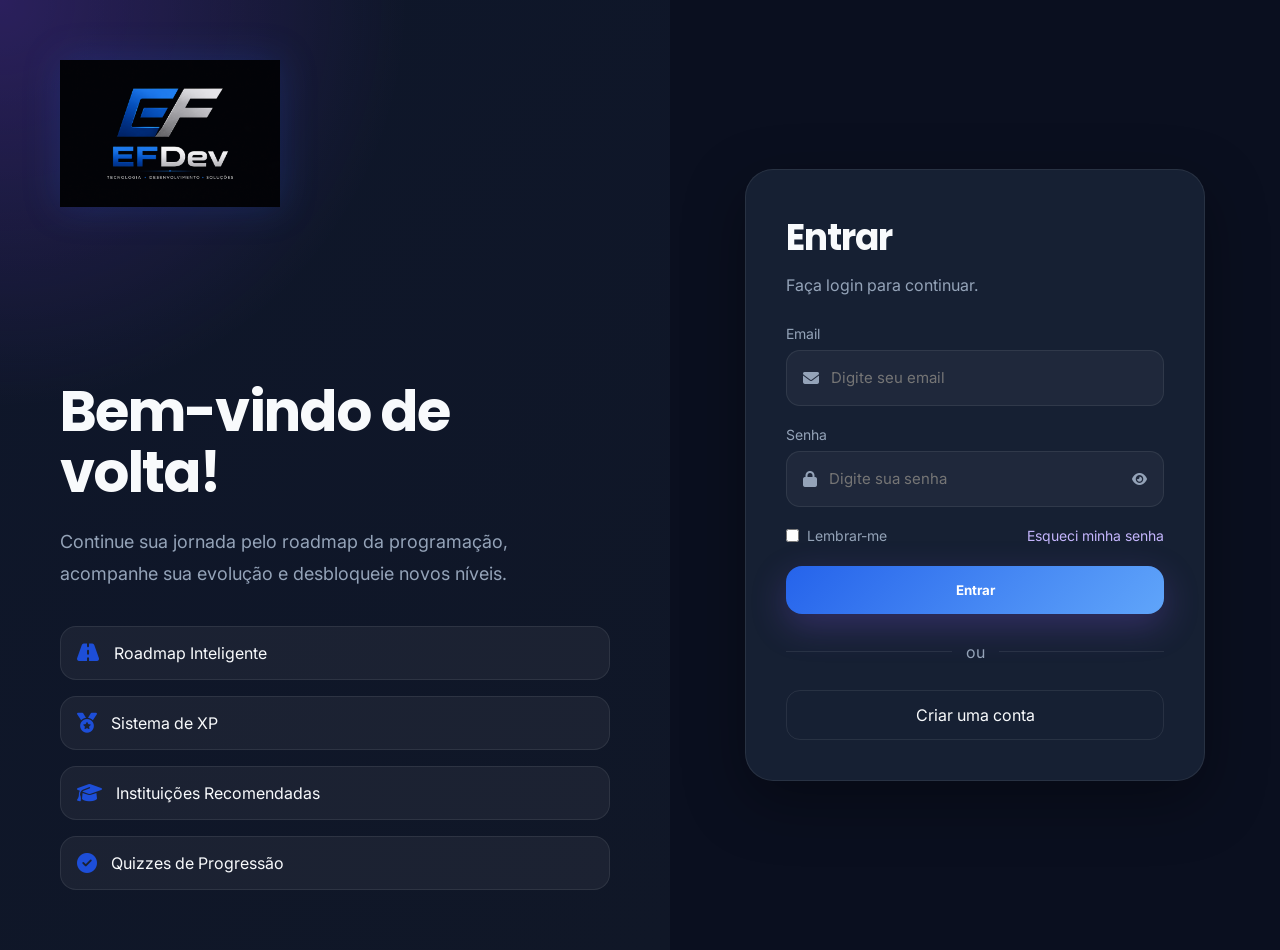
<file: quiz.html>
<!DOCTYPE html>
<html lang="pt-BR">

<head>
    <meta charset="UTF-8">

    <meta name="viewport" content="width=device-width, initial-scale=1.0">

    <title>Quiz | EFDev</title>

    <link rel="stylesheet" href="./css/variables.css">
    <link rel="stylesheet" href="./css/global.css">
    <link rel="stylesheet" href="./css/components.css">
    <link rel="stylesheet" href="./css/dashboard.css">
    <link rel="stylesheet" href="./css/quiz.css">
    <link rel="stylesheet" href="./css/toast.css">
    <link rel="shortcut icon" href="./assets/logos/Logo EFDev.png" type="image/x-icon">


    <link
        href="https://fonts.googleapis.com/css2?family=Inter:wght@400;500;600;700;800&family=Poppins:wght@600;700;800&display=swap"
        rel="stylesheet">
</head>

<body>

    <main class="dashboard-layout">

        <aside class="sidebar">

            <div class="sidebar-logo">

                <img src="assets/logos/Logo EFDev.png" alt="EFDev">

            </div>

            <nav class="sidebar-menu">
                <a href="dashboard.html" class="active">🏠 Dashboard</a>
                <a href="perfil.html">👤 Perfil</a>
                <a href="conquistas.html">🏆 Conquistas</a>
                <a href="instituicoes.html">🎓 Instituições</a>
                <a href="ferramentas.html">🛠 Ferramentas</a>
                <a href="sobre.html">ℹ️ Sobre</a>
                <a href="configuracoes.html">⚙️ Configurações</a>
            </nav>

        </aside>

        <section class="dashboard-content">

            <header class="dashboard-header">

                <div>
                    <span id="quizIcon" class="badge">🧠</span>
                    <h1 id="quizTitle">Quiz do Nível</h1>
                    <p id="quizDescription">
                        Responda a enquete para testar seu conhecimento e avançar no roadmap.
                    </p>
                </div>

            </header>

            <section class="quiz-wrapper">

                <div class="quiz-top">

                    <div>
                        <strong id="questionCounter">Pergunta 1 de 10</strong>
                        <p>Você precisa acertar pelo menos 70% para avançar.</p>
                    </div>

                    <span id="quizXp">+0 XP</span>

                </div>

                <div class="progress-bar quiz-progress">
                    <div class="progress-fill" id="quizProgress"></div>
                </div>

                <article class="quiz-card">

                    <h2 id="questionText">Carregando pergunta...</h2>

                    <div id="answersBox" class="answers-box"></div>

                    <button id="nextQuestion" class="btn-primary">
                        Próxima Pergunta
                    </button>

                </article>

            </section>

            <section id="resultBox" class="result-box hidden">

                <div id="resultEmoji" class="result-emoji">🎉</div>

                <h2 id="resultTitle">Resultado</h2>

                <p id="resultMessage"></p>

                <div class="result-actions">

                    <a href="dashboard.html" class="btn-secondary">
                        Voltar ao Dashboard
                    </a>

                    <button id="retryQuiz" class="btn-primary">
                        Tentar Novamente
                    </button>

                </div>

            </section>

        </section>

    </main>

    <script src="js/storage.js"></script>
    <script src="data/roadmap.js"></script>
    <script src="data/quizzes.js"></script>
    <script src="js/quiz.js"></script>
    <script src="js/toast.js"></script>

</body>

</html>
</file>
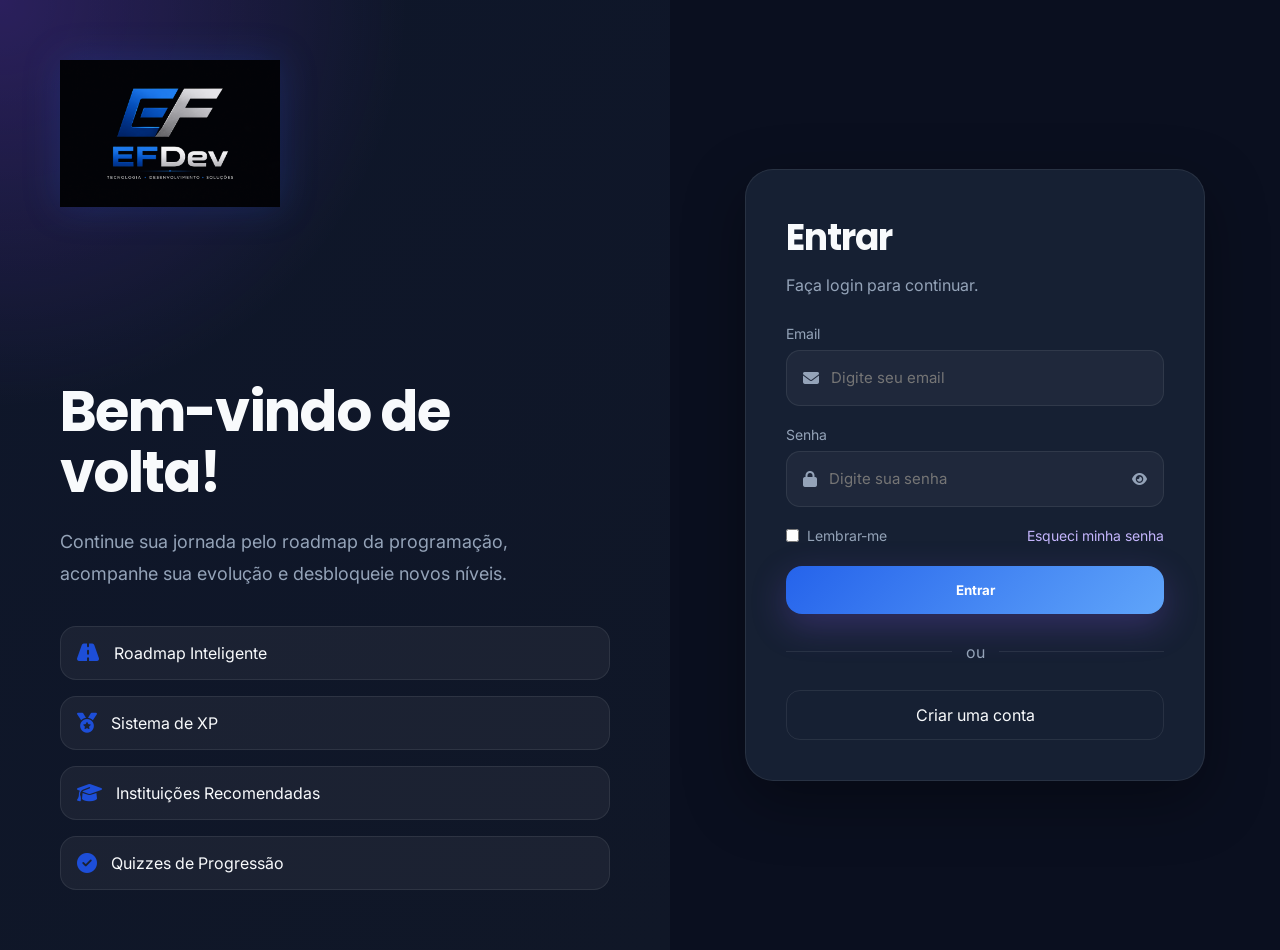
<file: admin/dashboard.html>
<!DOCTYPE html>
<html lang="pt-BR">

<head>

    <meta charset="UTF-8">

    <meta
        name="viewport"
        content="width=device-width, initial-scale=1.0">

    <title>Painel Administrativo | EFDev</title>

    <link rel="stylesheet" href="../css/variables.css">
    <link rel="stylesheet" href="../css/global.css">
    <link rel="stylesheet" href="../css/components.css">
    <link rel="stylesheet" href="../css/dashboard.css">
    <link rel="stylesheet" href="css/admin.css">

    <link href="https://fonts.googleapis.com/css2?family=Inter:wght@400;500;600;700;800&display=swap"
        rel="stylesheet">

</head>

<body>

    <main class="dashboard-layout">

        <!-- SIDEBAR -->

        <aside class="sidebar">

            <div class="sidebar-logo">

                <span>EF</span>Admin

            </div>

            <nav class="sidebar-menu">

                <a class="active">

                    📊 Dashboard

                </a>

                <a href="usuarios.html">

                    👥 Usuários

                </a>

                <a href="roadmap.html">

                    🗺 Roadmap

                </a>

                <a href="quizzes.html">

                    ❓ Quizzes

                </a>

                <a href="instituicoes.html">

                    🎓 Instituições

                </a>

                <a href="ferramentas.html">

                    🛠 Ferramentas

                </a>

                <a href="conquistas.html">

                    🏆 Conquistas

                </a>

                <a href="estatisticas.html">

                    📈 Estatísticas

                </a>

            </nav>

        </aside>

        <!-- CONTEÚDO -->

        <section class="dashboard-content">

            <header class="dashboard-header">

                <div>

                    <h1>

                        Painel Administrativo

                    </h1>

                    <p>

                        Gerencie toda a plataforma EFDev.

                    </p>

                </div>

            </header>

            <!-- CARDS -->

            <section class="admin-grid">

                <article class="admin-card">

                    <span>👥</span>

                    <h2 id="usersCount">

                        0

                    </h2>

                    <p>

                        Usuários

                    </p>

                </article>

                <article class="admin-card">

                    <span>🗺</span>

                    <h2 id="roadmapCount">

                        0

                    </h2>

                    <p>

                        Níveis

                    </p>

                </article>

                <article class="admin-card">

                    <span>❓</span>

                    <h2 id="quizCount">

                        0

                    </h2>

                    <p>

                        Quizzes

                    </p>

                </article>

                <article class="admin-card">

                    <span>🎓</span>

                    <h2 id="institutionCount">

                        0

                    </h2>

                    <p>

                        Instituições

                    </p>

                </article>

                <article class="admin-card">

                    <span>🛠</span>

                    <h2 id="toolCount">

                        0

                    </h2>

                    <p>

                        Ferramentas

                    </p>

                </article>

                <article class="admin-card">

                    <span>🏆</span>

                    <h2 id="achievementCount">

                        0

                    </h2>

                    <p>

                        Conquistas

                    </p>

                </article>

            </section>

            <!-- MÓDULOS -->

            <section class="modules-grid">

                <a href="usuarios.html" class="module">

                    👥

                    <h3>

                        Usuários

                    </h3>

                    <p>

                        Editar usuários da plataforma.

                    </p>

                </a>

                <a href="roadmap.html" class="module">

                    🗺

                    <h3>

                        Roadmap

                    </h3>

                    <p>

                        Adicionar novos níveis.

                    </p>

                </a>

                <a href="quizzes.html" class="module">

                    ❓

                    <h3>

                        Quizzes

                    </h3>

                    <p>

                        Criar perguntas.

                    </p>

                </a>

                <a href="instituicoes.html" class="module">

                    🎓

                    <h3>

                        Instituições

                    </h3>

                    <p>

                        Gerenciar locais de estudo.

                    </p>

                </a>

                <a href="ferramentas.html" class="module">

                    🛠

                    <h3>

                        Ferramentas

                    </h3>

                    <p>

                        Editar ferramentas.

                    </p>

                </a>

                <a href="conquistas.html" class="module">

                    🏆

                    <h3>

                        Conquistas

                    </h3>

                    <p>

                        Criar medalhas.

                    </p>

                </a>

            </section>

        </section>

    </main>

<script src="../js/storage.js"></script>

<script src="../data/roadmap.js"></script>

<script src="../data/quizzes.js"></script>

<script src="../data/instituicoes.js"></script>

<script src="../data/ferramentas.js"></script>

<script src="../data/conquistas.js"></script>

<script src="js/admin.js"></script>

</body>

</html>
</file>
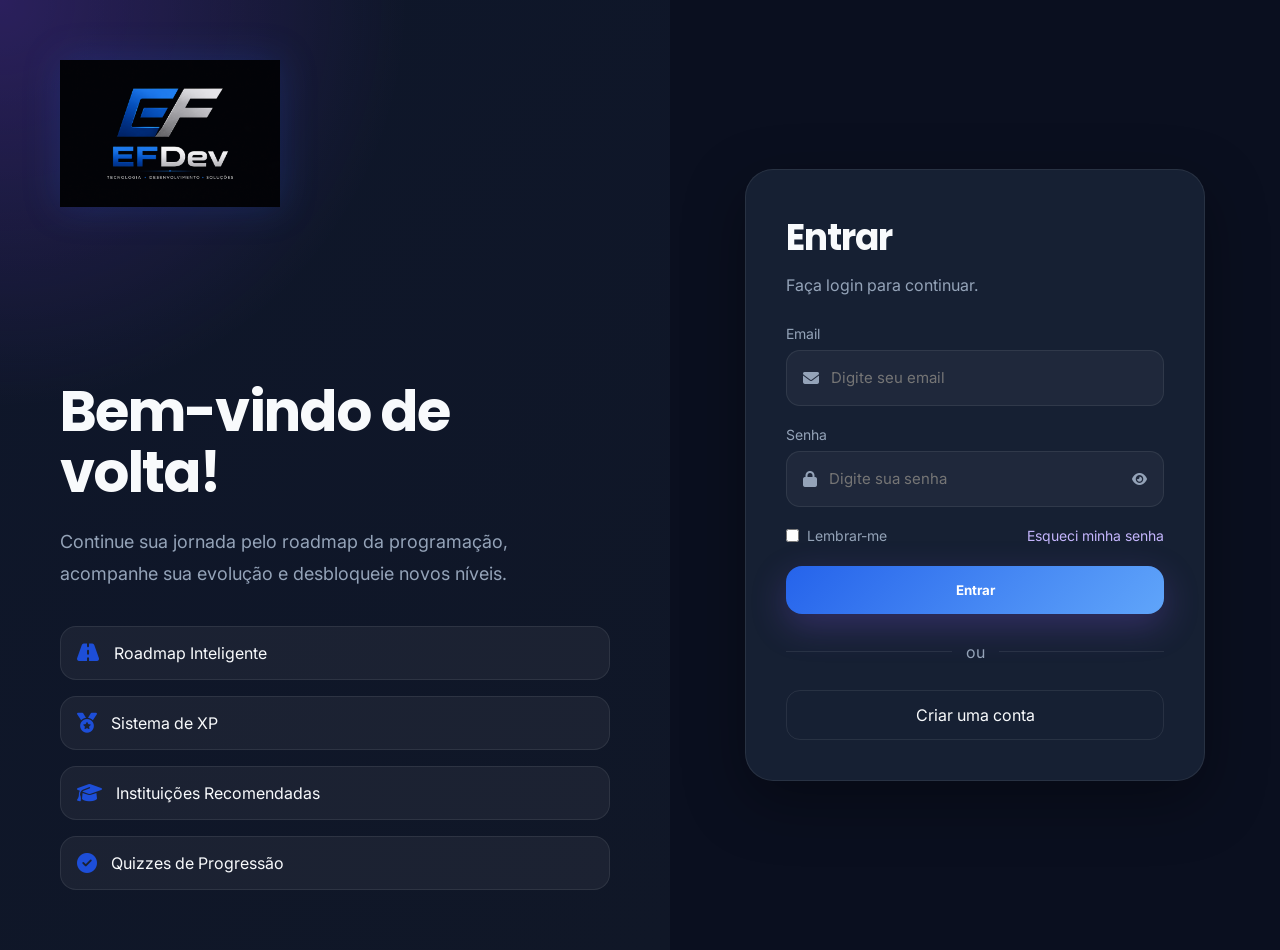
<file: admin/usuarios.html>
<!DOCTYPE html>
<html lang="pt-BR">
<head>
    <meta charset="UTF-8">
    <meta name="viewport" content="width=device-width, initial-scale=1.0">
    <title>Usuários | EFDev Admin</title>

    <link rel="stylesheet" href="../css/variables.css">
    <link rel="stylesheet" href="../css/global.css">
    <link rel="stylesheet" href="../css/components.css">
    <link rel="stylesheet" href="../css/dashboard.css">
    <link rel="stylesheet" href="css/admin.css">
    <link rel="stylesheet" href="css/usuarios.css">
</head>
<body>

    <main class="dashboard-layout">

        <aside class="sidebar">
            <div class="sidebar-logo">
                <span>EF</span>Admin
            </div>

            <nav class="sidebar-menu">
                <a href="dashboard.html">📊 Dashboard</a>
                <a href="usuarios.html" class="active">👥 Usuários</a>
                <a href="roadmap.html">🗺 Roadmap</a>
                <a href="quizzes.html">❓ Quizzes</a>
                <a href="instituicoes.html">🎓 Instituições</a>
                <a href="ferramentas.html">🛠 Ferramentas</a>
                <a href="conquistas.html">🏆 Conquistas</a>
            </nav>
        </aside>

        <section class="dashboard-content">

            <header class="dashboard-header">
                <div>
                    <h1>👥 Gerenciar Usuários</h1>
                    <p>Visualize, edite, promova ou exclua usuários da plataforma.</p>
                </div>
            </header>

            <section class="stats-grid">
                <article class="stat-card">
                    <span>Total de Usuários</span>
                    <h2 id="totalUsers">0</h2>
                </article>

                <article class="stat-card">
                    <span>Administradores</span>
                    <h2 id="totalAdmins">0</h2>
                </article>

                <article class="stat-card">
                    <span>XP Médio</span>
                    <h2 id="averageXP">0</h2>
                </article>
            </section>

            <section class="users-panel">
                <div class="users-toolbar">
                    <input type="text" id="searchUser" placeholder="Pesquisar por nome ou email...">
                </div>

                <div class="users-table">
                    <table>
                        <thead>
                            <tr>
                                <th>Usuário</th>
                                <th>Email</th>
                                <th>Cargo</th>
                                <th>XP</th>
                                <th>Nível</th>
                                <th>Ações</th>
                            </tr>
                        </thead>

                        <tbody id="usersTableBody"></tbody>
                    </table>
                </div>
            </section>

        </section>

    </main>

    <div class="modal" id="editModal">
        <div class="modal-content">
            <h2>Editar Usuário</h2>

            <form id="editUserForm">
                <input type="hidden" id="editUserId">

                <label>Nome</label>
                <input type="text" id="editName">

                <label>Email</label>
                <input type="email" id="editEmail">

                <label>Cargo</label>
                <select id="editRole">
                    <option value="user">Usuário</option>
                    <option value="admin">Administrador</option>
                </select>

                <label>XP</label>
                <input type="number" id="editXP">

                <label>Nível</label>
                <input type="number" id="editLevel">

                <div class="modal-actions">
                    <button type="button" class="btn-secondary" id="closeModal">
                        Cancelar
                    </button>

                    <button type="submit" class="btn-primary">
                        Salvar
                    </button>
                </div>
            </form>
        </div>
    </div>

    <script src="../js/storage.js"></script>
    <script src="js/usuarios.js"></script>

</body>
</html>
</file>
<file: css/variables.css>
:root {

    /* Cores principais */
    --primary: #1D4ED8;
    --primary-dark: #1E40AF;
    --secondary: #60A5FA;

    /* Estados */
    --success: #22C55E;
    --warning: #FACC15;
    --danger: #EF4444;

    /* Fundo */
    --background: #0A0F1F;
    --background-soft: #101827;

    /* Cards */
    --card: #162033;
    --card-hover: #1E293B;

    /* Textos */
    --text: #F8FAFC;
    --text-secondary: #94A3B8;
    --muted: #64748B;

    /* Bordas */
    --border: rgba(255,255,255,.08);
    --border-hover: rgba(29,78,216,.45);

    /* Gradientes */
    --gradient-primary: linear-gradient(135deg,#2563EB,#60A5FA);
    --gradient-dark: linear-gradient(135deg,#0A0F1F,#101827);

    /* Sombras */
    --shadow: 0 20px 60px rgba(0,0,0,.35);
    --shadow-blue: 0 20px 60px rgba(37,99,235,.25);

    /* Raios */
    --radius-sm: 10px;
    --radius-md: 16px;
    --radius-lg: 24px;
    --radius-xl: 32px;

    --transition: .3s ease;

}
</file>
<file: css/global.css>
* {
    margin: 0;
    padding: 0;
    box-sizing: border-box;
}

html {
    scroll-behavior: smooth;
}

body {
    min-height: 100vh;
    background:
        radial-gradient(circle at top right, rgba(139, 92, 246, 0.18), transparent 32%),
        radial-gradient(circle at bottom left, rgba(56, 189, 248, 0.10), transparent 30%),
        var(--background);
    color: var(--text);
    font-family: 'Inter', Arial, sans-serif;
    overflow-x: hidden;
}

body::selection {
    background: var(--primary);
    color: #fff;
}

a {
    color: inherit;
    text-decoration: none;
}

ul {
    list-style: none;
}

button,
input,
select,
textarea {
    font-family: inherit;
}

button {
    cursor: pointer;
}

img {
    max-width: 100%;
    display: block;
}

section {
    animation: fadeUp 0.5s ease;
}

h1,
h2,
h3,
h4 {
    font-family: 'Poppins', 'Inter', sans-serif;
    letter-spacing: -0.03em;
}

p {
    color: var(--text-secondary);
}

::-webkit-scrollbar {
    width: 10px;
}

::-webkit-scrollbar-track {
    background: #0B1120;
}

::-webkit-scrollbar-thumb {
    background: linear-gradient(var(--primary), var(--secondary));
    border-radius: 999px;
}

@keyframes fadeUp {
    from {
        opacity: 0;
        transform: translateY(24px);
    }

    to {
        opacity: 1;
        transform: translateY(0);
    }
}

.resources-grid{
    display:grid;
    grid-template-columns:repeat(auto-fit,minmax(320px,1fr));
    gap:24px;
}

.resource-card{
    background:var(--card);
    border:1px solid var(--border);
    border-radius:24px;
    padding:30px;
    transition:.3s;
}

.resource-card:hover{
    transform:translateY(-8px);
    border-color:var(--primary);
}

.resource-icon{
    width:65px;
    height:65px;
    border-radius:18px;
    background:rgba(124,58,237,.15);
    display:flex;
    justify-content:center;
    align-items:center;
    font-size:30px;
    margin-bottom:18px;
}

.resource-card h3{
    margin-bottom:12px;
}

.resource-card p{
    color:var(--text-secondary);
    line-height:1.8;
    margin-bottom:25px;
}
</file>
<file: css/components.css>
.btn-primary,
.btn-secondary {
    min-height: 48px;
    padding: 14px 24px;
    border-radius: var(--radius-md);
    font-weight: 700;
    transition: var(--transition);
    display: inline-flex;
    align-items: center;
    justify-content: center;
}

.btn-primary {
    border: none;
    background: var(--gradient-primary);
    color: #fff;
    box-shadow: 0 12px 35px rgba(139, 92, 246, 0.25);
}

.btn-primary:hover {
    transform: translateY(-4px);
    box-shadow: var(--shadow-purple);
}

.btn-secondary {
    border: 1px solid var(--border);
    background: rgba(255, 255, 255, 0.04);
    color: var(--text);
}

.btn-secondary:hover {
    border-color: var(--border-hover);
    background: rgba(139, 92, 246, 0.10);
    transform: translateY(-3px);
}

.card,
.panel,
.stat-card,
.profile-card,
.settings-card,
.institution-box,
.tool-card,
.achievement-card {
    background:
        linear-gradient(145deg, rgba(255,255,255,0.055), rgba(255,255,255,0.02)),
        var(--card);
    border: 1px solid var(--border);
    border-radius: var(--radius-lg);
    box-shadow: 0 10px 35px rgba(0,0,0,0.18);
    transition: var(--transition);
}

.card:hover,
.panel:hover,
.stat-card:hover,
.profile-card:hover,
.settings-card:hover,
.institution-box:hover,
.tool-card:hover,
.achievement-card:hover {
    border-color: var(--border-hover);
    box-shadow: var(--shadow-purple);
}

.badge,
.tag {
    display: inline-flex;
    align-items: center;
    gap: 8px;
    padding: 8px 14px;
    border-radius: 999px;
    background: rgba(139, 92, 246, 0.14);
    color: #DDD6FE;
    font-size: 13px;
    font-weight: 700;
}

input,
select,
textarea {
    background: rgba(255, 255, 255, 0.045);
    border: 1px solid var(--border);
    border-radius: var(--radius-md);
    color: var(--text);
    outline: none;
    transition: var(--transition);
}

input:focus,
select:focus,
textarea:focus {
    border-color: var(--primary);
    box-shadow: 0 0 0 4px rgba(139, 92, 246, 0.14);
}

select option {
    background: #162033;
    color: #fff;
}

.progress-bar {
    width: 100%;
    height: 14px;
    background: rgba(255,255,255,0.08);
    border-radius: 999px;
    overflow: hidden;
}

.progress-fill {
    height: 100%;
    border-radius: inherit;
    background: var(--gradient-primary);
    transition: width 0.6s ease;
}

.section-heading h2 {
    font-size: 22px;
}

.section-heading span,
.section-heading a {
    color: var(--text-secondary);
}

.section-heading a:hover {
    color: var(--text);
}
</file>
<file: css/auth.css>
.auth-container {
    min-height: 100vh;
    display: grid;
    grid-template-columns: 1.1fr 1fr;
    background: var(--background);
}

.auth-left {
    position: relative;
    padding: 60px;
    display: flex;
    align-items: center;
    overflow: hidden;
    background:
        radial-gradient(circle at top left, rgba(124,58,237,.35), transparent 35%),
        linear-gradient(135deg, #0F172A, #111827);
}

.auth-left .overlay {
    position: absolute;
    inset: 0;
    background: rgba(15,23,42,.25);
}

.left-content {
    position: relative;
    z-index: 2;
    max-width: 620px;
}

.left-content .logo {
    display: inline-block;
    font-size: 34px;
    font-weight: 800;
    margin-bottom: 80px;
    font-family: 'Poppins', sans-serif;
}

.left-content .logo span {
    color: var(--primary);
}

.left-content h1 {
    font-size: 56px;
    line-height: 1.1;
    margin-bottom: 22px;
}

.left-content p {
    color: var(--text-secondary);
    line-height: 1.8;
    font-size: 18px;
    margin-bottom: 35px;
}

.features {
    display: grid;
    gap: 16px;
}

.feature {
    display: flex;
    align-items: center;
    gap: 14px;
    color: var(--text);
    background: rgba(255,255,255,.05);
    border: 1px solid var(--border);
    padding: 16px;
    border-radius: 16px;
}

.feature i {
    color: var(--primary);
    font-size: 20px;
}

.auth-right {
    display: flex;
    justify-content: center;
    align-items: center;
    padding: 50px;
}

.login-card {
    width: min(460px, 100%);
    background: var(--card);
    border: 1px solid var(--border);
    border-radius: 28px;
    padding: 40px;
    box-shadow: var(--shadow);
}

.login-card h2 {
    font-size: 36px;
    margin-bottom: 10px;
}

.login-card > p {
    color: var(--text-secondary);
    margin-bottom: 30px;
}

.input-group {
    margin-bottom: 20px;
}

.input-group label {
    display: block;
    color: var(--text-secondary);
    font-size: 14px;
    margin-bottom: 8px;
}

.input-box {
    display: flex;
    align-items: center;
    gap: 12px;
    background: rgba(255,255,255,.04);
    border: 1px solid var(--border);
    border-radius: 14px;
    padding: 0 16px;
    transition: .3s;
}

.input-box:focus-within {
    border-color: var(--primary);
    box-shadow: 0 0 0 4px rgba(124,58,237,.12);
}

.input-box i {
    color: var(--text-secondary);
}

.input-box input {
    width: 100%;
    height: 54px;
    border: none;
    outline: none;
    background: transparent;
    color: var(--text);
    font-size: 15px;
}

.input-box button {
    border: none;
    background: transparent;
    color: var(--text-secondary);
    cursor: pointer;
}

.input-group select {
    width: 100%;
    height: 54px;
    padding: 0 16px;
    border-radius: 14px;
    border: 1px solid var(--border);
    background: rgba(255,255,255,.04);
    color: var(--text);
    outline: none;
}

.remember {
    display: flex;
    align-items: center;
    justify-content: space-between;
    gap: 14px;
    margin-bottom: 22px;
    color: var(--text-secondary);
    font-size: 14px;
}

.remember label {
    display: flex;
    align-items: center;
    gap: 8px;
}

.remember a {
    color: #C4B5FD;
}

.login-btn {
    width: 100%;
    border: none;
    cursor: pointer;
}

.divider {
    display: flex;
    align-items: center;
    gap: 14px;
    margin: 28px 0;
    color: var(--text-secondary);
}

.divider::before,
.divider::after {
    content: "";
    flex: 1;
    height: 1px;
    background: var(--border);
}

.register-link {
    display: block;
    text-align: center;
    padding: 14px;
    border: 1px solid var(--border);
    border-radius: 14px;
    color: var(--text);
    transition: .3s;
}

.register-link:hover {
    background: rgba(255,255,255,.05);
    border-color: var(--primary);
}

@media(max-width: 950px) {
    .auth-container {
        grid-template-columns: 1fr;
    }

    .auth-left {
        display: none;
    }

    .auth-right {
        min-height: 100vh;
        padding: 25px;
    }
}

.logo{
    display:flex;
    justify-content:flex-start;
    align-items:center;

    margin-bottom:70px;
}

.logo img{

    width:220px;

    height:auto;

    object-fit:contain;

    user-select:none;

    filter:
        drop-shadow(0 0 18px rgba(37,99,235,.20));

    transition:.35s;

}

.logo img:hover{

    transform:scale(1.05);

    filter:
        drop-shadow(0 0 30px rgba(37,99,235,.40));

}
</file>
<file: css/toast.css>
/* ===========================================
   TOASTS
=========================================== */

.toast-container{

    position:fixed;

    top:25px;

    right:25px;

    display:flex;

    flex-direction:column;

    gap:15px;

    z-index:9999;

}

.toast{

    min-width:340px;

    max-width:420px;

    background:#111827;

    border:1px solid rgba(255,255,255,.08);

    border-left:5px solid #7C3AED;

    color:#fff;

    padding:18px 20px;

    border-radius:16px;

    display:flex;

    align-items:flex-start;

    gap:15px;

    box-shadow:0 20px 45px rgba(0,0,0,.35);

    animation:toastEnter .35s ease;

}

.toast.success{

    border-left-color:#22C55E;

}

.toast.error{

    border-left-color:#EF4444;

}

.toast.warning{

    border-left-color:#F59E0B;

}

.toast.info{

    border-left-color:#3B82F6;

}

.toast-icon{

    font-size:24px;

}

.toast-content{

    flex:1;

}

.toast-title{

    font-weight:700;

    margin-bottom:6px;

}

.toast-message{

    color:#CBD5E1;

    line-height:1.5;

    font-size:14px;

}

.toast.hide{

    animation:toastExit .35s forwards;

}

@keyframes toastEnter{

    from{

        opacity:0;

        transform:translateX(100px);

    }

    to{

        opacity:1;

        transform:translateX(0);

    }

}

@keyframes toastExit{

    to{

        opacity:0;

        transform:translateX(100px);

    }

}

@media(max-width:700px){

.toast{

width:100%;

min-width:unset;

}

.toast-container{

left:15px;

right:15px;

}

}
</file>
<file: css/dashboard.css>
.dashboard-layout {
    min-height: 100vh;
    display: grid;
    grid-template-columns: 280px 1fr;
    background:
        radial-gradient(circle at top right, rgba(124,58,237,.18), transparent 35%),
        var(--background);
}

.sidebar {
    height: 100vh;
    position: sticky;
    top: 0;
    padding: 30px 22px;
    background: rgba(15, 23, 42, .92);
    border-right: 1px solid var(--border);
    display: flex;
    flex-direction: column;
}

.sidebar-logo {
    display: flex;
    justify-content: center;
    align-items: center;
    padding: 20px 0 30px;
}

.sidebar-logo img {
    width: 180px;
    height: auto;
    object-fit: contain;
    display: block;
}

.sidebar-logo img:hover{

    transform:scale(1.05);

    filter:

        drop-shadow(0 0 35px rgba(37,99,235,.55));

}

.sidebar-logo span {
    color: var(--primary);
}

.sidebar-menu {
    display: flex;
    flex-direction: column;
    gap: 12px;
}

.sidebar-menu a {
    padding: 14px 16px;
    border-radius: 14px;
    color: var(--text-secondary);
    transition: .3s;
}

.sidebar-menu a:hover,
.sidebar-menu a.active {
    color: var(--text);
    background: rgba(124, 58, 237, .15);
}

.logout-btn {
    margin-top: auto;
    padding: 14px;
    border: 1px solid var(--border);
    border-radius: 14px;
    background: rgba(239,68,68,.10);
    color: var(--danger);
    cursor: pointer;
    font-weight: 700;
}

.dashboard-content {
    padding: 35px;
}

.dashboard-header {
    display: flex;
    align-items: center;
    justify-content: space-between;
    margin-bottom: 35px;
}

.dashboard-header h1 {
    font-size: 34px;
}

.dashboard-header p {
    color: var(--text-secondary);
    margin-top: 6px;
}

.user-box {
    display: flex;
    align-items: center;
    gap: 14px;
    padding: 12px 18px;
    border: 1px solid var(--border);
    border-radius: 18px;
    background: var(--card);
}

.user-box span {
    display: block;
    color: var(--text-secondary);
    font-size: 13px;
}

.avatar {
    width: 42px;
    height: 42px;
    border-radius: 50%;
    background: linear-gradient(135deg, var(--primary), var(--secondary));
    display: flex;
    align-items: center;
    justify-content: center;
    font-weight: 800;
}

.dashboard-hero {
    display: grid;
    grid-template-columns: 2fr 1fr;
    gap: 25px;
    padding: 40px;
    border-radius: 28px;
    border: 1px solid rgba(124,58,237,.25);
    background:
        linear-gradient(135deg, rgba(124,58,237,.18), rgba(37,99,235,.08)),
        rgba(255,255,255,.03);
    margin-bottom: 25px;
    overflow: hidden;
    position: relative;
}

.dashboard-hero h2 {
    font-size: 42px;
    max-width: 780px;
    margin: 18px 0;
}

.dashboard-hero p {
    color: var(--text-secondary);
    line-height: 1.8;
    max-width: 720px;
}

.hero-progress {
    margin-top: 35px;
}

.progress-info {
    display: flex;
    justify-content: space-between;
    margin-bottom: 10px;
}

.progress-info span {
    color: var(--text-secondary);
}

.progress-info strong {
    color: #c4b5fd;
}

.progress-bar {
    width: 100%;
    height: 14px;
    background: rgba(255,255,255,.08);
    border-radius: 999px;
    overflow: hidden;
}

.progress-fill {
    height: 100%;
    width: 0%;
    border-radius: inherit;
    background: linear-gradient(90deg, var(--primary), var(--secondary));
    transition: width .6s ease;
}

.hero-stats {
    display: grid;
    gap: 16px;
}

.hero-stats article {
    background: rgba(255,255,255,.05);
    border: 1px solid var(--border);
    border-radius: 20px;
    padding: 22px;
}

.hero-stats span {
    color: var(--text-secondary);
}

.hero-stats strong {
    display: block;
    font-size: 34px;
    margin-top: 8px;
}

.dashboard-main-grid {
    display: grid;
    grid-template-columns: repeat(2, 1fr);
    gap: 25px;
    margin-bottom: 25px;
}

.panel,
.dashboard-section {
    background: var(--card);
    border: 1px solid var(--border);
    border-radius: 24px;
    padding: 28px;
}

.section-heading {
    display: flex;
    justify-content: space-between;
    align-items: center;
    margin-bottom: 20px;
}

.section-heading h2 {
    font-size: 22px;
}

.section-heading span,
.section-heading a {
    color: var(--text-secondary);
    font-size: 14px;
}

.section-heading a:hover {
    color: var(--text);
}

.next-level-box {
    display: flex;
    gap: 18px;
    align-items: center;
    margin-bottom: 25px;
}

.next-icon {
    width: 70px;
    height: 70px;
    border-radius: 20px;
    background: rgba(124,58,237,.16);
    display: flex;
    align-items: center;
    justify-content: center;
    font-size: 34px;
}

.next-level-box p {
    color: var(--text-secondary);
    line-height: 1.6;
    margin: 8px 0;
}

.next-meta {
    display: flex;
    gap: 10px;
    flex-wrap: wrap;
}

.next-meta span {
    padding: 7px 12px;
    border-radius: 999px;
    background: rgba(124,58,237,.15);
    color: #c4b5fd;
    font-size: 13px;
}

.tip-card p {
    color: var(--text-secondary);
    line-height: 1.8;
    font-size: 18px;
}

.weekly-list {
    margin-top: 20px;
    display: grid;
    gap: 12px;
}

.weekly-list li {
    padding: 14px;
    border-radius: 14px;
    background: rgba(255,255,255,.04);
    color: var(--text-secondary);
}

.mini-list {
    display: grid;
    gap: 12px;
}

.mini-item {
    padding: 16px;
    border-radius: 16px;
    border: 1px solid var(--border);
    background: rgba(255,255,255,.04);
}

.mini-item strong {
    display: block;
    margin-bottom: 5px;
}

.mini-item span,
.mini-item p {
    color: var(--text-secondary);
    font-size: 14px;
}

.dashboard-section {
    margin-bottom: 25px;
}

.roadmap-list {
    display: grid;
    gap: 14px;
}

.roadmap-item {
    display: flex;
    align-items: center;
    justify-content: space-between;
    padding: 18px;
    border-radius: 16px;
    background: rgba(255,255,255,.04);
    border: 1px solid var(--border);
    cursor: pointer;
    transition: .3s;
}

.roadmap-item:hover {
    transform: translateX(8px);
    border-color: var(--primary);
}

.roadmap-item.locked {
    opacity: .45;
    cursor: not-allowed;
}

.roadmap-item.completed {
    border-color: rgba(34,197,94,.35);
}

.roadmap-info {
    display: flex;
    align-items: center;
    gap: 14px;
}

.roadmap-number {
    width: 42px;
    height: 42px;
    border-radius: 50%;
    background: var(--primary);
    display: flex;
    align-items: center;
    justify-content: center;
    font-weight: 800;
}

.roadmap-item.completed .roadmap-number {
    background: var(--success);
}

.status {
    color: var(--text-secondary);
    font-size: 14px;
}

@media(max-width: 1100px) {
    .dashboard-layout {
        grid-template-columns: 1fr;
    }

    .sidebar {
        height: auto;
        position: relative;
    }

    .dashboard-hero,
    .dashboard-main-grid {
        grid-template-columns: 1fr;
    }
}

@media(max-width: 700px) {
    .dashboard-content {
        padding: 20px;
    }

    .dashboard-header {
        flex-direction: column;
        align-items: flex-start;
        gap: 20px;
    }

    .dashboard-hero {
        padding: 25px;
    }

    .dashboard-hero h2 {
        font-size: 30px;
    }

    .roadmap-item {
        flex-direction: column;
        align-items: flex-start;
        gap: 12px;
    }
}

.future-section {
    margin-bottom: 25px;
}

.future-grid {
    display: grid;
    grid-template-columns: repeat(3, 1fr);
    gap: 18px;
}

.future-card {
    padding: 24px;
    border-radius: 20px;
    background: rgba(255,255,255,.04);
    border: 1px solid var(--border);
    transition: .3s;
}

.future-card:hover {
    transform: translateY(-8px);
    border-color: var(--primary);
    box-shadow: 0 20px 45px rgba(124,58,237,.15);
}

.future-icon {
    width: 55px;
    height: 55px;
    border-radius: 16px;
    background: rgba(124,58,237,.15);
    display: flex;
    align-items: center;
    justify-content: center;
    font-size: 26px;
    margin-bottom: 16px;
}

.future-card h3 {
    margin-bottom: 10px;
}

.future-card p {
    color: var(--text-secondary);
    line-height: 1.7;
    font-size: 14px;
}

@media(max-width: 1000px) {
    .future-grid {
        grid-template-columns: 1fr;
    }
}
</file>
<file: css/configuracoes.css>
.settings-grid {
    display: grid;
    grid-template-columns: 2fr 1fr;
    gap: 25px;
}

.settings-card {
    background: var(--card);
    border: 1px solid var(--border);
    border-radius: 22px;
    padding: 30px;
}

.settings-card h2 {
    margin-bottom: 25px;
}

.settings-card p {
    color: var(--text-secondary);
    line-height: 1.7;
    margin-bottom: 25px;
}

.settings-card form {
    display: flex;
    flex-direction: column;
    gap: 14px;
}

.settings-card label {
    color: var(--text-secondary);
    font-size: 14px;
}

.settings-card input,
.settings-card select {
    width: 100%;
    padding: 16px;
    border-radius: 14px;
    border: 1px solid var(--border);
    background: rgba(255,255,255,.04);
    color: var(--text);
    outline: none;
}

.settings-card input:focus,
.settings-card select:focus {
    border-color: var(--primary);
}

.settings-card button {
    margin-top: 15px;
    border: none;
    cursor: pointer;
}

.danger-btn {
    width: 100%;
    padding: 15px;
    border-radius: 14px;
    background: rgba(239,68,68,.15);
    color: var(--danger);
    border: 1px solid rgba(239,68,68,.35);
    cursor: pointer;
    font-weight: 700;
}

@media(max-width: 900px) {
    .settings-grid {
        grid-template-columns: 1fr;
    }
}
</file>
<file: css/ferramentas.css>
.filters-box {
    display: grid;
    grid-template-columns: 1fr 240px;
    gap: 18px;
    margin-bottom: 30px;
}

.filters-box input,
.filters-box select {
    width: 100%;
    padding: 16px 18px;
    border-radius: 14px;
    border: 1px solid var(--border);
    background: var(--card);
    color: var(--text);
    outline: none;
}

.tools-grid {
    display: grid;
    grid-template-columns: repeat(3, 1fr);
    gap: 24px;
}

.tool-card {
    background: var(--card);
    border: 1px solid var(--border);
    border-radius: 22px;
    padding: 28px;
    transition: .3s;
}

.tool-card:hover {
    transform: translateY(-8px);
    border-color: var(--primary);
}

.tool-icon {
    width: 55px;
    height: 55px;
    border-radius: 16px;
    background: rgba(124, 58, 237, .15);
    color: #c4b5fd;
    display: flex;
    justify-content: center;
    align-items: center;
    font-size: 26px;
    margin-bottom: 18px;
}

.tool-card h3 {
    margin-bottom: 10px;
}

.tool-card p {
    color: var(--text-secondary);
    line-height: 1.7;
    margin: 15px 0;
}

.tags {
    display: flex;
    gap: 10px;
    flex-wrap: wrap;
}

.tag {
    padding: 7px 12px;
    border-radius: 999px;
    background: rgba(124, 58, 237, .15);
    color: #c4b5fd;
    font-size: 13px;
}

@media(max-width: 1000px) {
    .tools-grid,
    .filters-box {
        grid-template-columns: 1fr;
    }
}
</file>
<file: css/instituicoes.css>
.filters-box {
    display: grid;
    grid-template-columns: 1fr 220px;
    gap: 18px;
    margin-bottom: 30px;
}

.filters-box input,
.filters-box select {
    width: 100%;
    padding: 16px 18px;
    border-radius: 14px;
    border: 1px solid var(--border);
    background: var(--card);
    color: var(--text);
    outline: none;
}

.institutions-grid {
    display: grid;
    grid-template-columns: repeat(3, 1fr);
    gap: 24px;
}

.institution-box {
    background: var(--card);
    border: 1px solid var(--border);
    border-radius: 22px;
    padding: 28px;
    transition: .3s;
}

.institution-box:hover {
    transform: translateY(-8px);
    border-color: var(--primary);
}

.institution-box h3 {
    margin-bottom: 10px;
}

.institution-box p {
    color: var(--text-secondary);
    line-height: 1.7;
    margin: 15px 0;
}

.tags {
    display: flex;
    gap: 10px;
    flex-wrap: wrap;
}

.tag {
    padding: 7px 12px;
    border-radius: 999px;
    background: rgba(124,58,237,.15);
    color: #c4b5fd;
    font-size: 13px;
}

.institution-box a {
    margin-top: 20px;
}

@media(max-width: 1000px) {
    .institutions-grid,
    .filters-box {
        grid-template-columns: 1fr;
    }
}
</file>
<file: css/nivel.css>
/* ==========================================
   NÍVEL
========================================== */

.content-list {
    list-style: none;
    display: flex;
    flex-direction: column;
    gap: 15px;
}

.content-list li {
    display: flex;
    align-items: center;
    gap: 14px;

    padding: 18px 20px;

    background: rgba(255,255,255,.04);

    border: 1px solid var(--border);

    border-radius: 16px;

    transition: .30s;
}

.content-list li:hover {

    transform: translateX(8px);

    border-color: var(--primary);

    background: rgba(124,58,237,.12);

}

.content-list span {

    width: 30px;
    height: 30px;

    border-radius: 50%;

    background: rgba(34,197,94,.15);

    color: var(--success);

    display: flex;
    justify-content: center;
    align-items: center;

    font-weight: bold;

    flex-shrink: 0;

}

/* ==========================================
   CHECKLIST
========================================== */

.checklist {

    display: flex;

    flex-direction: column;

    gap: 15px;

}

.check-item {

    display: flex;

    align-items: center;

    gap: 15px;

    padding: 18px;

    border-radius: 16px;

    background: rgba(255,255,255,.04);

    border: 1px solid var(--border);

    cursor: pointer;

    transition: .30s;

}

.check-item:hover {

    border-color: var(--primary);

    transform: translateX(6px);

}

.check-item input {

    width: 22px;

    height: 22px;

    accent-color: var(--primary);

    cursor: pointer;

}

.check-item span {

    font-size: 16px;

}

/* ==========================================
   PAINÉIS
========================================== */

.panel {

    margin-top: 25px;

    animation: fadeUp .6s;

}

.panel+.panel {

    margin-top: 25px;

}

/* ==========================================
   BADGE
========================================== */

.badge {

    display: inline-flex;

    align-items: center;

    gap: 10px;

    padding: 10px 18px;

    border-radius: 999px;

    background: rgba(124,58,237,.15);

    color: #C4B5FD;

    margin-bottom: 20px;

    font-size: 15px;

    font-weight: 600;

}

/* ==========================================
   PROGRESSO
========================================== */

.progress-bar {

    width: 100%;

    height: 14px;

    border-radius: 999px;

    overflow: hidden;

    background: rgba(255,255,255,.08);

}

.progress-fill {

    height: 100%;

    width: 0;

    background: linear-gradient(
        90deg,
        var(--primary),
        var(--secondary)
    );

    border-radius: inherit;

    transition: width .5s ease;

}

/* ==========================================
   BOTÕES
========================================== */

.btn-primary,
.btn-secondary {

    min-width: 180px;

}

.btn-primary {

    border: none;

    cursor: pointer;

}

.btn-primary:hover {

    transform: translateY(-4px);

}

.btn-secondary {

    display: flex;

    justify-content: center;

    align-items: center;

}

/* ==========================================
   CARDS SUPERIORES
========================================== */

.stats-grid {

    margin-bottom: 25px;

}

.stat-card {

    position: relative;

    overflow: hidden;

}

.stat-card::before {

    content: "";

    position: absolute;

    top: -60px;

    right: -60px;

    width: 120px;

    height: 120px;

    border-radius: 50%;

    background: rgba(124,58,237,.12);

}

/* ==========================================
   ANIMAÇÃO
========================================== */

@keyframes fadeUp {

    from {

        opacity: 0;

        transform: translateY(25px);

    }

    to {

        opacity: 1;

        transform: translateY(0);

    }

}

/* ==========================================
   RESPONSIVO
========================================== */

@media (max-width: 900px) {

    .content-list li {

        padding: 15px;

    }

    .check-item {

        align-items: flex-start;

    }

    .check-item span {

        line-height: 1.6;

    }

}

@media (max-width: 700px) {

    .dashboard-content {

        padding: 20px;

    }

    .stats-grid {

        grid-template-columns: 1fr;

    }

    .panel {

        padding: 20px;

    }

}

@media (max-width: 500px) {

    .content-list li {

        font-size: 14px;

    }

    .badge {

        width: 100%;

        justify-content: center;

    }

    .btn-primary,
    .btn-secondary {

        width: 100%;

    }

}

.intro-panel p {
    color: var(--text-secondary);
    line-height: 1.8;
    margin-bottom: 22px;
}

.code-box {
    background: #020617;
    border: 1px solid var(--border);
    border-radius: 18px;
    padding: 22px;
    overflow-x: auto;
}

.code-box code {
    color: #c4b5fd;
    font-family: Consolas, monospace;
    font-size: 15px;
    line-height: 1.7;
}

/* CORREÇÃO DOS CARDS SUPERIORES DO NÍVEL */

.dashboard-content .stats-grid {
    display: grid;
    grid-template-columns: repeat(3, 1fr);
    gap: 24px;
    margin: 30px 0;
}

.dashboard-content .stat-card {
    min-height: 150px;
    padding: 28px;
    border-radius: 22px;
    background: var(--card);
    border: 1px solid var(--border);
    overflow: hidden;
}

.dashboard-content .stat-card span {
    display: block;
    color: var(--text-secondary);
    font-size: 14px;
    margin-bottom: 10px;
}

.dashboard-content .stat-card h2 {
    font-size: 34px;
    line-height: 1.2;
    margin: 0;
}

@media (max-width: 900px) {
    .dashboard-content .stats-grid {
        grid-template-columns: 1fr;
    }
}
</file>
<file: css/perfil.css>
.profile-header{

text-align:center;

margin-bottom:40px;

}

.avatar-large{

width:140px;

height:140px;

border-radius:50%;

margin:auto;

display:flex;

justify-content:center;

align-items:center;

font-size:60px;

font-weight:bold;

background:linear-gradient(
135deg,
var(--primary),
var(--secondary)
);

margin-bottom:20px;

}

.profile-header p{

color:var(--text-secondary);

}

.profile-cards{

display:grid;

grid-template-columns:repeat(4,1fr);

gap:20px;

margin-bottom:30px;

}

.profile-card{

background:var(--card);

padding:30px;

border-radius:20px;

text-align:center;

border:1px solid var(--border);

}

.profile-card span{

color:var(--text-secondary);

}

.profile-card h2{

margin-top:10px;

font-size:35px;

}

#completedRoadmap{

display:flex;

flex-direction:column;

gap:15px;

}

.completed-item{

padding:18px;

background:rgba(255,255,255,.04);

border-radius:15px;

display:flex;

justify-content:space-between;

}

@media(max-width:900px){

.profile-cards{

grid-template-columns:1fr;

}

}
</file>
<file: css/quiz.css>
/* =====================================================
   QUIZ
===================================================== */

.quiz-wrapper{

    display:flex;

    flex-direction:column;

    gap:30px;

}

/* =====================================================
   TOPO
===================================================== */

.quiz-top{

    display:flex;

    justify-content:space-between;

    align-items:center;

    background:var(--card);

    padding:25px;

    border-radius:18px;

    border:1px solid var(--border);

}

.quiz-top strong{

    font-size:20px;

}

.quiz-top p{

    color:var(--text-secondary);

    margin-top:8px;

}

#quizXp{

    background:rgba(34,197,94,.15);

    color:var(--success);

    padding:10px 18px;

    border-radius:999px;

    font-weight:700;

}

/* =====================================================
   BARRA
===================================================== */

.quiz-progress{

    margin-top:-10px;

}

/* =====================================================
   CARD
===================================================== */

.quiz-card{

    background:var(--card);

    border:1px solid var(--border);

    border-radius:25px;

    padding:45px;

    animation:fadeUp .5s;

}

.quiz-card h2{

    margin-bottom:35px;

    font-size:30px;

    line-height:1.5;

}

/* =====================================================
   RESPOSTAS
===================================================== */

.answers-box{

    display:flex;

    flex-direction:column;

    gap:18px;

}

.answer{

    width:100%;

    padding:22px;

    background:#162033;

    border:2px solid transparent;

    border-radius:18px;

    cursor:pointer;

    transition:.3s;

    color:var(--text);

    font-size:17px;

    text-align:left;

}

.answer:hover{

    border-color:var(--primary);

    transform:translateX(8px);

}

.answer.selected{

    border-color:var(--primary);

    background:rgba(124,58,237,.15);

}

.answer.correct{

    border-color:var(--success);

    background:rgba(34,197,94,.15);

}

.answer.wrong{

    border-color:var(--danger);

    background:rgba(239,68,68,.15);

}

/* =====================================================
   BOTÃO
===================================================== */

#nextQuestion{

    margin-top:35px;

    width:100%;

    height:55px;

    border:none;

    cursor:pointer;

    font-size:17px;

}

/* =====================================================
   RESULTADO
===================================================== */

.result-box{

    margin-top:35px;

    background:var(--card);

    border-radius:25px;

    border:1px solid var(--border);

    padding:60px;

    text-align:center;

    animation:fadeUp .5s;

}

.result-box.hidden{

    display:none;

}

.result-emoji{

    font-size:90px;

    margin-bottom:25px;

}

.result-box h2{

    font-size:42px;

    margin-bottom:20px;

}

.result-box p{

    color:var(--text-secondary);

    font-size:18px;

    line-height:1.8;

}

.result-actions{

    margin-top:40px;

    display:flex;

    justify-content:center;

    gap:20px;

}

/* =====================================================
   ANIMAÇÕES
===================================================== */

@keyframes fadeUp{

    from{

        opacity:0;

        transform:translateY(30px);

    }

    to{

        opacity:1;

        transform:translateY(0);

    }

}

/* =====================================================
   RESPONSIVO
===================================================== */

@media(max-width:900px){

    .quiz-top{

        flex-direction:column;

        gap:20px;

        align-items:flex-start;

    }

    .quiz-card{

        padding:30px;

    }

    .quiz-card h2{

        font-size:24px;

    }

    .result-box{

        padding:35px;

    }

    .result-actions{

        flex-direction:column;

    }

    .result-actions a,

    .result-actions button{

        width:100%;

    }

}

.quiz-explanation {
    margin-top: 20px;
    padding: 18px;
    border-radius: 16px;
    background: rgba(124, 58, 237, 0.12);
    border: 1px solid rgba(124, 58, 237, 0.35);
}

.quiz-explanation p {
    margin-top: 8px;
    color: var(--text-secondary);
    line-height: 1.6;
}
</file>
<file: admin/css/admin.css>
/* =====================================================
   EFDEV ADMIN PANEL
===================================================== */

:root{
    --admin-primary:#7C3AED;
    --admin-secondary:#A855F7;
    --admin-success:#22C55E;
    --admin-danger:#EF4444;
    --admin-warning:#F59E0B;

    --card-bg:#111827;
    --card-hover:#1E293B;
}

/* =====================================================
   GRID DOS CARDS
===================================================== */

.admin-grid{

    display:grid;

    grid-template-columns:repeat(auto-fit,minmax(220px,1fr));

    gap:25px;

    margin-bottom:40px;

}

/* =====================================================
   CARD SUPERIOR
===================================================== */

.admin-card{

    position:relative;

    overflow:hidden;

    background:linear-gradient(
        145deg,
        rgba(255,255,255,.04),
        rgba(255,255,255,.02)
    );

    border:1px solid rgba(255,255,255,.08);

    backdrop-filter:blur(20px);

    border-radius:24px;

    padding:30px;

    transition:.35s;

    cursor:pointer;

}

.admin-card::before{

    content:"";

    position:absolute;

    width:180px;

    height:180px;

    border-radius:50%;

    background:rgba(124,58,237,.15);

    top:-80px;

    right:-80px;

    transition:.4s;

}

.admin-card:hover{

    transform:translateY(-10px);

    border-color:var(--admin-primary);

    box-shadow:
        0 20px 45px rgba(124,58,237,.20);

}

.admin-card:hover::before{

    transform:scale(1.4);

}

.admin-card span{

    font-size:42px;

}

.admin-card h2{

    margin-top:25px;

    font-size:40px;

    font-weight:800;

}

.admin-card p{

    margin-top:8px;

    color:var(--text-secondary);

}

/* =====================================================
   MÓDULOS
===================================================== */

.modules-grid{

    display:grid;

    grid-template-columns:repeat(auto-fit,minmax(280px,1fr));

    gap:25px;

}

.module{

    text-decoration:none;

    color:inherit;

    background:rgba(255,255,255,.04);

    border:1px solid rgba(255,255,255,.08);

    border-radius:24px;

    padding:35px;

    transition:.35s;

    display:flex;

    flex-direction:column;

    gap:15px;

    position:relative;

    overflow:hidden;

}

.module::after{

    content:"";

    position:absolute;

    width:220px;

    height:220px;

    border-radius:50%;

    background:rgba(124,58,237,.08);

    bottom:-120px;

    right:-120px;

    transition:.4s;

}

.module:hover{

    transform:translateY(-10px);

    border-color:var(--admin-primary);

    box-shadow:0 25px 55px rgba(124,58,237,.20);

}

.module:hover::after{

    transform:scale(1.3);

}

.module> :first-child{

    font-size:50px;

}

.module h3{

    font-size:24px;

    margin:0;

}

.module p{

    color:var(--text-secondary);

    line-height:1.7;

}

/* =====================================================
   HEADER
===================================================== */

.dashboard-header{

    display:flex;

    justify-content:space-between;

    align-items:center;

    margin-bottom:40px;

}

.dashboard-header h1{

    font-size:38px;

}

.dashboard-header p{

    color:var(--text-secondary);

    margin-top:8px;

}

/* =====================================================
   BADGE ADMIN
===================================================== */

.admin-badge{

    display:inline-flex;

    align-items:center;

    gap:10px;

    padding:12px 18px;

    border-radius:999px;

    background:rgba(124,58,237,.15);

    color:#C4B5FD;

    font-weight:600;

}

/* =====================================================
   PAINEL RÁPIDO
===================================================== */

.quick-actions{

    display:grid;

    grid-template-columns:repeat(4,1fr);

    gap:20px;

    margin-top:40px;

}

.quick-btn{

    background:var(--admin-primary);

    color:#fff;

    border:none;

    border-radius:18px;

    padding:18px;

    cursor:pointer;

    transition:.3s;

    font-size:15px;

    font-weight:600;

}

.quick-btn:hover{

    transform:translateY(-5px);

    background:var(--admin-secondary);

}

/* =====================================================
   SIDEBAR
===================================================== */

.sidebar{

    border-right:1px solid rgba(255,255,255,.06);

}

.sidebar-logo{

    font-size:26px;

    font-weight:800;

}

.sidebar-logo span{

    color:var(--admin-primary);

}

.sidebar-menu a{

    transition:.3s;

}

.sidebar-menu a:hover{

    padding-left:28px;

}

.sidebar-menu .active{

    background:rgba(124,58,237,.15);

    color:#C4B5FD;

    border-left:4px solid var(--admin-primary);

}

/* =====================================================
   SCROLLBAR
===================================================== */

::-webkit-scrollbar{

    width:10px;

}

::-webkit-scrollbar-thumb{

    background:var(--admin-primary);

    border-radius:20px;

}

::-webkit-scrollbar-track{

    background:#0F172A;

}

/* =====================================================
   ANIMAÇÕES
===================================================== */

.admin-card,
.module{

    animation:fadeUp .6s ease;

}

@keyframes fadeUp{

    from{

        opacity:0;

        transform:translateY(25px);

    }

    to{

        opacity:1;

        transform:translateY(0);

    }

}

/* =====================================================
   RESPONSIVO
===================================================== */

@media(max-width:1200px){

    .modules-grid{

        grid-template-columns:repeat(2,1fr);

    }

}

@media(max-width:900px){

    .dashboard-header{

        flex-direction:column;

        align-items:flex-start;

        gap:20px;

    }

    .quick-actions{

        grid-template-columns:repeat(2,1fr);

    }

}

@media(max-width:700px){

    .modules-grid{

        grid-template-columns:1fr;

    }

    .admin-grid{

        grid-template-columns:1fr;

    }

    .quick-actions{

        grid-template-columns:1fr;

    }

    .admin-card h2{

        font-size:32px;

    }

    .dashboard-header h1{

        font-size:30px;

    }

}
</file>
<file: admin/css/usuarios.css>
.users-panel {
    background: var(--card);
    border: 1px solid var(--border);
    border-radius: 22px;
    padding: 25px;
}

.users-toolbar {
    margin-bottom: 25px;
}

.users-toolbar input {
    width: 100%;
    padding: 16px;
    border-radius: 14px;
    border: 1px solid var(--border);
    background: rgba(255,255,255,.04);
    color: var(--text);
    outline: none;
}

.users-table {
    overflow-x: auto;
}

table {
    width: 100%;
    border-collapse: collapse;
}

th,
td {
    padding: 18px;
    text-align: left;
    border-bottom: 1px solid var(--border);
}

th {
    color: var(--text-secondary);
    font-size: 14px;
    font-weight: 600;
}

.user-name {
    font-weight: 700;
}

.role-badge {
    padding: 7px 12px;
    border-radius: 999px;
    font-size: 12px;
    font-weight: 700;
}

.role-badge.admin {
    background: rgba(124,58,237,.15);
    color: #c4b5fd;
}

.role-badge.user {
    background: rgba(34,197,94,.15);
    color: var(--success);
}

.action-buttons {
    display: flex;
    gap: 8px;
    flex-wrap: wrap;
}

.action-buttons button {
    border: none;
    padding: 9px 12px;
    border-radius: 10px;
    cursor: pointer;
    font-weight: 700;
}

.edit-btn {
    background: rgba(59,130,246,.15);
    color: #60a5fa;
}

.delete-btn {
    background: rgba(239,68,68,.15);
    color: var(--danger);
}

.reset-btn {
    background: rgba(250,204,21,.15);
    color: var(--warning);
}

.modal {
    position: fixed;
    inset: 0;
    background: rgba(0,0,0,.65);
    display: none;
    justify-content: center;
    align-items: center;
    z-index: 9999;
}

.modal.show {
    display: flex;
}

.modal-content {
    width: min(520px, 92%);
    background: var(--card);
    border: 1px solid var(--border);
    border-radius: 24px;
    padding: 30px;
}

.modal-content h2 {
    margin-bottom: 20px;
}

.modal-content form {
    display: flex;
    flex-direction: column;
    gap: 12px;
}

.modal-content input,
.modal-content select {
    padding: 15px;
    border-radius: 12px;
    border: 1px solid var(--border);
    background: rgba(255,255,255,.04);
    color: var(--text);
    outline: none;
}

.modal-actions {
    display: flex;
    justify-content: flex-end;
    gap: 12px;
    margin-top: 18px;
}
</file>
